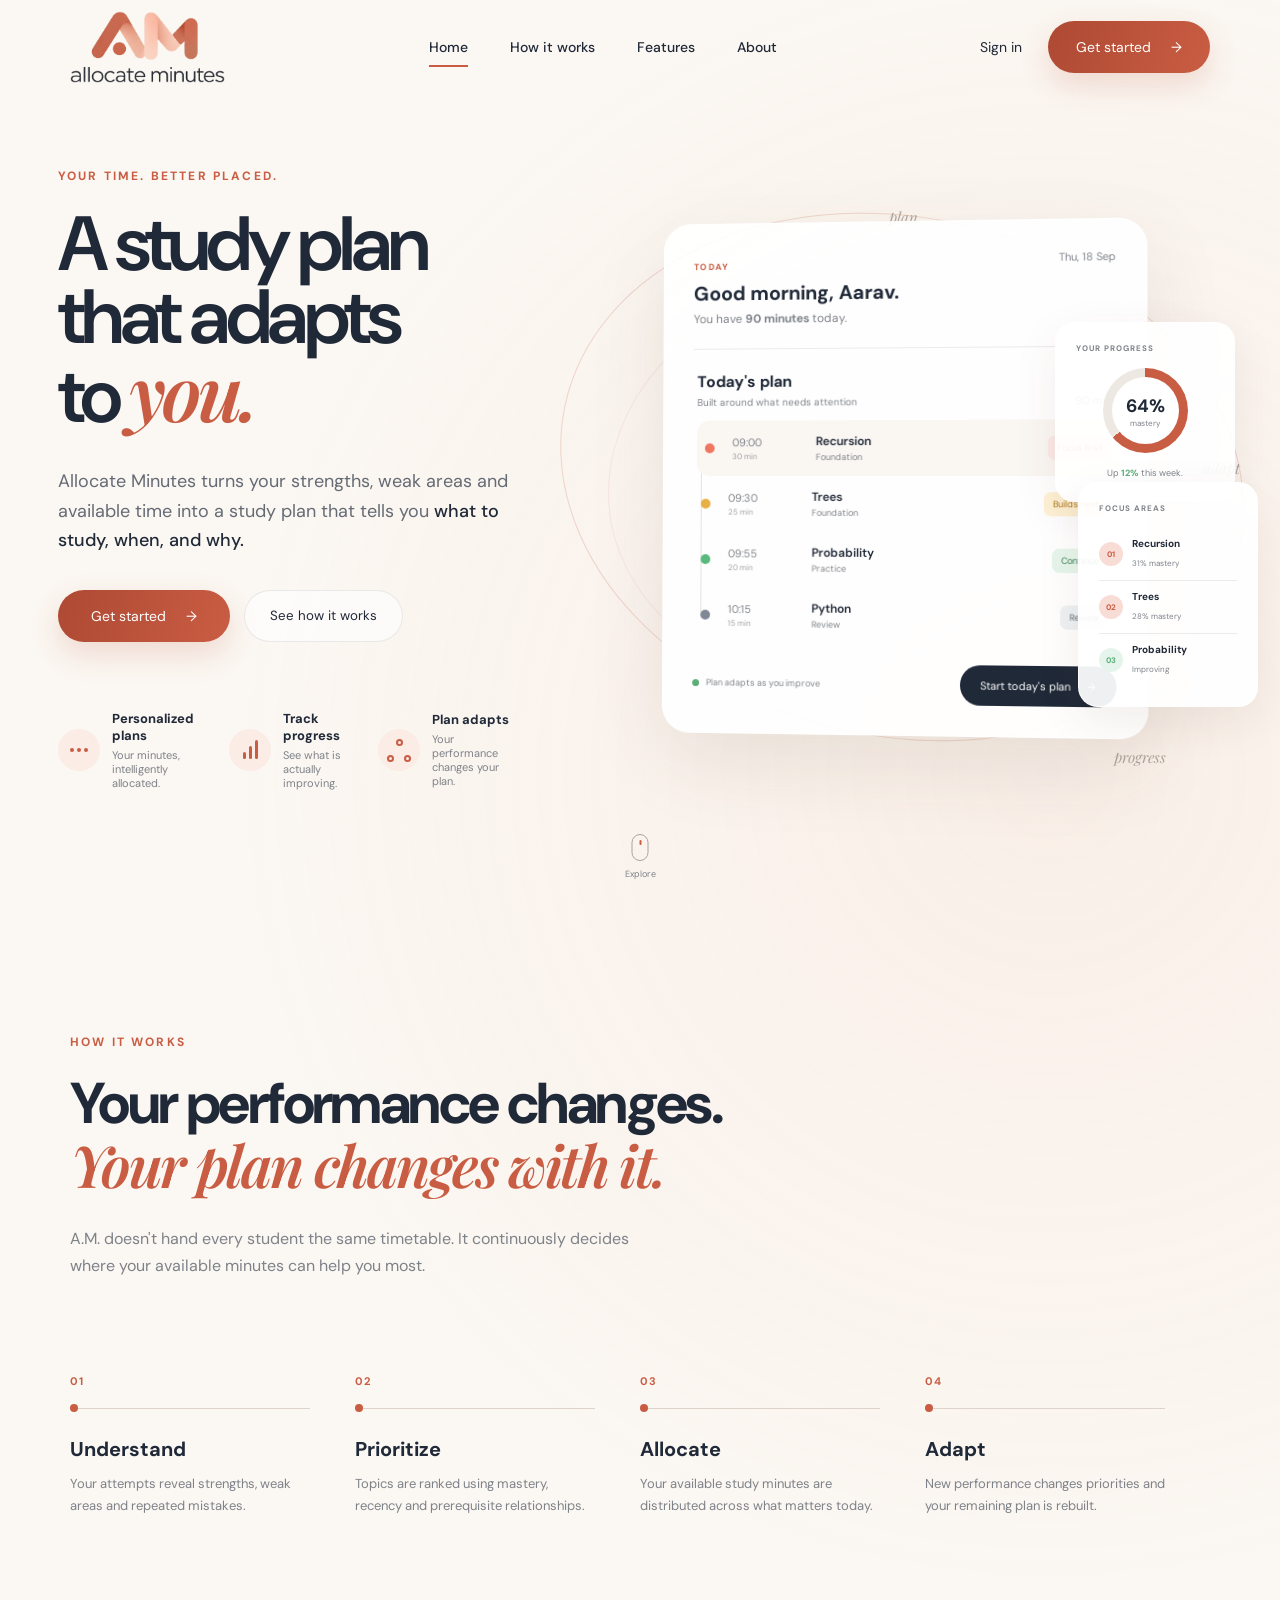
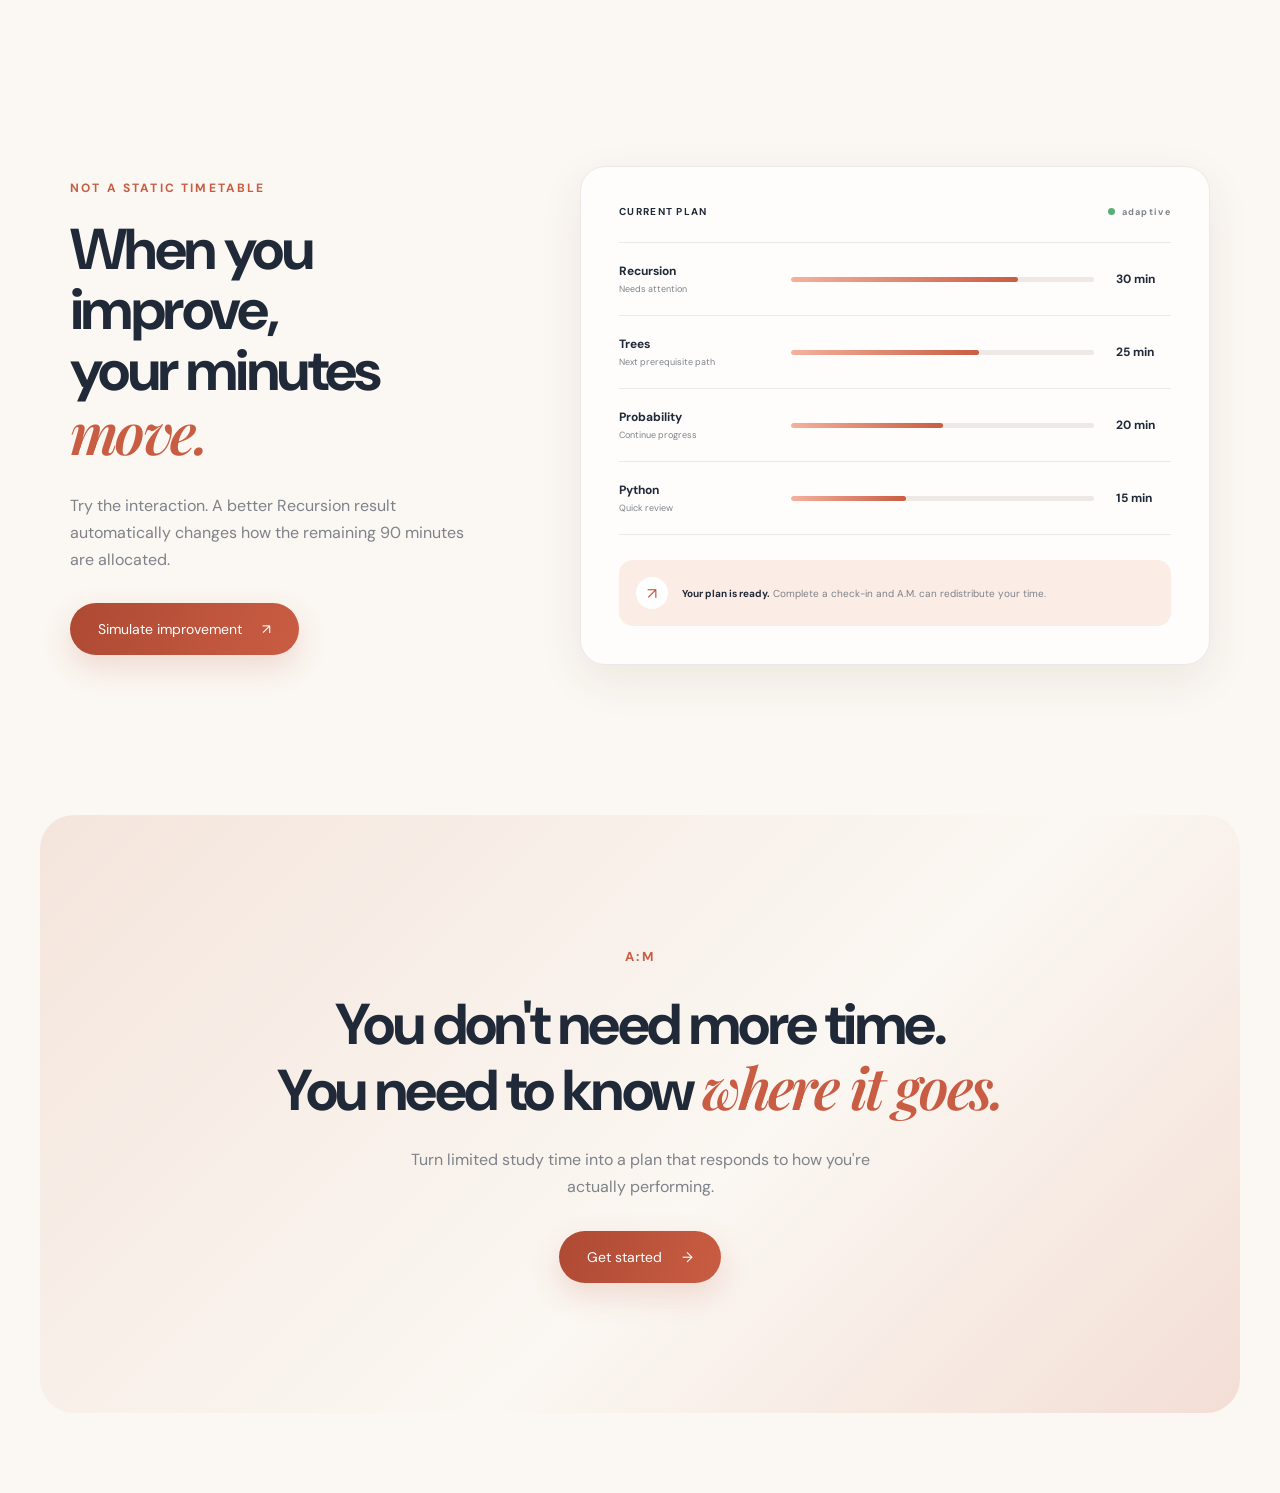
<file: frontend/index.html>
<!DOCTYPE html>
<html lang="en">
<head>
    <meta charset="UTF-8">
    <meta name="viewport" content="width=device-width, initial-scale=1.0">

    <title>A.M. | Allocate Minutes</title>

    <link rel="preconnect" href="https://fonts.googleapis.com">
    <link rel="preconnect" href="https://fonts.gstatic.com" crossorigin>

    <link href="https://fonts.googleapis.com/css2?family=DM+Sans:wght@400;500;600;700&family=Playfair+Display:ital,wght@1,600&display=swap"
          rel="stylesheet">

    <link rel="stylesheet" href="landing.css">
</head>

<body>

    <!-- ================= NAVBAR ================= -->

    <header class="navbar">

        <a href="#home" class="brand">
            <img src="logo.png" alt="A.M. Allocate Minutes" class="brand-logo">
        </a>

        <nav class="nav-links">
            <a href="#home" class="nav-link active">Home</a>
            <a href="#how" class="nav-link">How it works</a>
            <a href="#features" class="nav-link">Features</a>
            <a href="#about" class="nav-link">About</a>
        </nav>

        <div class="nav-actions">
            <button class="text-button" id="signInButton">Sign in</button>

            <a href="planner.html" class="primary-button">
                Get started
                <span>→</span>
            </a>
        </div>

        <button class="menu-button" id="menuButton" aria-label="Open menu">
            <span></span>
            <span></span>
        </button>

    </header>


    <!-- ================= HERO ================= -->

    <main>

        <section class="hero section" id="home">

            <div class="hero-copy">

                <div class="eyebrow">
                    YOUR TIME. BETTER PLACED.
                </div>

                <h1>
                    A study plan<br>
                    that adapts<br>
                    to <em>you.</em>
                </h1>

                <p class="hero-description">
                    Allocate Minutes turns your strengths, weak areas and
                    available time into a study plan that tells you
                    <strong>what to study, when, and why.</strong>
                </p>

                <div class="hero-actions">

                    <a href="planner.html" class="primary-button hero-button">
                        Get started
                        <span>→</span>
                    </a>

                    <button class="secondary-button" id="seeHowButton">
                        See how it works
                    </button>

                </div>


                <div class="hero-benefits">

                    <div class="benefit">
                        <div class="benefit-icon">
                            <span></span>
                            <span></span>
                            <span></span>
                        </div>

                        <div>
                            <strong>Personalized plans</strong>
                            <p>Your minutes, intelligently allocated.</p>
                        </div>
                    </div>


                    <div class="benefit">
                        <div class="benefit-icon bars">
                            <span></span>
                            <span></span>
                            <span></span>
                        </div>

                        <div>
                            <strong>Track progress</strong>
                            <p>See what is actually improving.</p>
                        </div>
                    </div>


                    <div class="benefit">
                        <div class="benefit-icon nodes">
                            <i></i>
                            <i></i>
                            <i></i>
                        </div>

                        <div>
                            <strong>Plan adapts</strong>
                            <p>Your performance changes your plan.</p>
                        </div>
                    </div>

                </div>

            </div>


            <!-- ============= INTERACTIVE PRODUCT PREVIEW ============= -->

            <div class="product-area">

                <div class="orbit orbit-one"></div>
                <div class="orbit orbit-two"></div>

                <span class="orbit-label label-plan">plan</span>
                <span class="orbit-label label-adapt">adapt</span>
                <span class="orbit-label label-progress">progress</span>


                <!-- Main planner -->

                <article class="planner-card floating-card">

                    <div class="planner-header">

                        <div>
                            <span class="tiny-label">TODAY</span>
                            <h3>Good morning, Aarav.</h3>
                            <p>You have <strong>90 minutes</strong> today.</p>
                        </div>

                        <span class="date">Thu, 18 Sep</span>

                    </div>


                    <div class="plan-heading">

                        <div>
                            <span>Today's plan</span>
                            <small>Built around what needs attention</small>
                        </div>

                        <span class="minutes">
                            90 min
                        </span>

                    </div>


                    <div class="timeline" id="timeline">

                        <button class="plan-row active-plan"
                                data-topic="Recursion"
                                data-reason="Your recent accuracy is 28%, so this needs attention first.">

                            <span class="timeline-dot coral"></span>

                            <span class="plan-time">
                                09:00
                                <small>30 min</small>
                            </span>

                            <span class="plan-topic">
                                Recursion
                                <small>Foundation</small>
                            </span>

                            <span class="priority urgent">
                                Focus first
                            </span>

                        </button>


                        <button class="plan-row"
                                data-topic="Trees"
                                data-reason="Trees follows Recursion because Recursion is currently a weak prerequisite.">

                            <span class="timeline-dot amber"></span>

                            <span class="plan-time">
                                09:30
                                <small>25 min</small>
                            </span>

                            <span class="plan-topic">
                                Trees
                                <small>Foundation</small>
                            </span>

                            <span class="priority next">
                                Builds next
                            </span>

                        </button>


                        <button class="plan-row"
                                data-topic="Probability"
                                data-reason="Your recent performance is improving, so this stays in the plan with less time.">

                            <span class="timeline-dot green"></span>

                            <span class="plan-time">
                                09:55
                                <small>20 min</small>
                            </span>

                            <span class="plan-topic">
                                Probability
                                <small>Practice</small>
                            </span>

                            <span class="priority steady">
                                Continue
                            </span>

                        </button>


                        <button class="plan-row"
                                data-topic="Python"
                                data-reason="You're currently performing well here, so only a short review is scheduled.">

                            <span class="timeline-dot navy"></span>

                            <span class="plan-time">
                                10:15
                                <small>15 min</small>
                            </span>

                            <span class="plan-topic">
                                Python
                                <small>Review</small>
                            </span>

                            <span class="priority review">
                                Review
                            </span>

                        </button>

                    </div>


                    <!-- Why panel -->

                    <div class="reason-box" id="reasonBox">

                        <div class="reason-top">
                            <span>WHY THIS?</span>
                            <button id="closeReason">×</button>
                        </div>

                        <strong id="reasonTitle">Recursion comes first.</strong>

                        <p id="reasonText">
                            Your recent accuracy is 28%, so this needs
                            attention first.
                        </p>

                    </div>


                    <div class="planner-bottom">

                        <div class="allocation">
                            <span class="pulse"></span>
                            Plan adapts as you improve
                        </div>

                        <button class="dark-button" id="startPlanButton">
                            Start today's plan
                            <span>→</span>
                        </button>

                    </div>

                </article>


                <!-- Progress mini card -->

                <article class="mini-card progress-card">

                    <span class="mini-title">YOUR PROGRESS</span>

                    <div class="progress-circle" id="progressCircle">
                        <div>
                            <strong id="progressNumber">0%</strong>
                            <span>mastery</span>
                        </div>
                    </div>

                    <p>
                        Up <strong>12%</strong> this week.
                    </p>

                </article>


                <!-- Focus card -->

                <article class="mini-card focus-card">

                    <span class="mini-title">FOCUS AREAS</span>

                    <div class="focus-item">
                        <span class="focus-number">01</span>
                        <div>
                            <strong>Recursion</strong>
                            <small>31% mastery</small>
                        </div>
                    </div>

                    <div class="focus-item">
                        <span class="focus-number">02</span>
                        <div>
                            <strong>Trees</strong>
                            <small>28% mastery</small>
                        </div>
                    </div>

                    <div class="focus-item">
                        <span class="focus-number muted">03</span>
                        <div>
                            <strong>Probability</strong>
                            <small>Improving</small>
                        </div>
                    </div>

                </article>

            </div>


            <button class="scroll-hint" id="scrollHint">
                <span class="mouse">
                    <i></i>
                </span>
                Explore
            </button>

        </section>


        <!-- ================= HOW IT WORKS ================= -->

        <section class="how-section section" id="how">

            <div class="section-heading">

                <span class="eyebrow">HOW IT WORKS</span>

                <h2>
                    Your performance changes.<br>
                    <em>Your plan changes with it.</em>
                </h2>

                <p>
                    A.M. doesn't hand every student the same timetable.
                    It continuously decides where your available minutes
                    can help you most.
                </p>

            </div>


            <div class="process-line">

                <article class="process-step">
                    <span class="step-number">01</span>
                    <div class="step-line"></div>
                    <h3>Understand</h3>
                    <p>
                        Your attempts reveal strengths, weak areas and
                        repeated mistakes.
                    </p>
                </article>

                <article class="process-step">
                    <span class="step-number">02</span>
                    <div class="step-line"></div>
                    <h3>Prioritize</h3>
                    <p>
                        Topics are ranked using mastery, recency and
                        prerequisite relationships.
                    </p>
                </article>

                <article class="process-step">
                    <span class="step-number">03</span>
                    <div class="step-line"></div>
                    <h3>Allocate</h3>
                    <p>
                        Your available study minutes are distributed
                        across what matters today.
                    </p>
                </article>

                <article class="process-step">
                    <span class="step-number">04</span>
                    <div class="step-line"></div>
                    <h3>Adapt</h3>
                    <p>
                        New performance changes priorities and your
                        remaining plan is rebuilt.
                    </p>
                </article>

            </div>

        </section>


        <!-- ================= ADAPTATION DEMO ================= -->

        <section class="adapt-section section" id="features">

            <div class="adapt-copy">

                <span class="eyebrow">NOT A STATIC TIMETABLE</span>

                <h2>
                    When you improve,<br>
                    your minutes <em>move.</em>
                </h2>

                <p>
                    Try the interaction. A better Recursion result
                    automatically changes how the remaining 90 minutes
                    are allocated.
                </p>

                <button class="primary-button" id="adaptButton">
                    Simulate improvement
                    <span>↗</span>
                </button>

            </div>


            <div class="comparison">

                <div class="comparison-header">
                    <span id="comparisonLabel">CURRENT PLAN</span>

                    <span class="live-indicator">
                        <i></i>
                        adaptive
                    </span>
                </div>


                <div class="allocation-row">
                    <div>
                        <strong>Recursion</strong>
                        <small id="recursionReason">
                            Needs attention
                        </small>
                    </div>

                    <div class="allocation-bar">
                        <span id="recursionBar" style="width: 75%"></span>
                    </div>

                    <strong id="recursionMinutes">30 min</strong>
                </div>


                <div class="allocation-row">
                    <div>
                        <strong>Trees</strong>
                        <small>
                            Next prerequisite path
                        </small>
                    </div>

                    <div class="allocation-bar">
                        <span id="treesBar" style="width: 62%"></span>
                    </div>

                    <strong id="treesMinutes">25 min</strong>
                </div>


                <div class="allocation-row">
                    <div>
                        <strong>Probability</strong>
                        <small>
                            Continue progress
                        </small>
                    </div>

                    <div class="allocation-bar">
                        <span id="probabilityBar" style="width: 50%"></span>
                    </div>

                    <strong id="probabilityMinutes">20 min</strong>
                </div>


                <div class="allocation-row">
                    <div>
                        <strong>Python</strong>
                        <small>
                            Quick review
                        </small>
                    </div>

                    <div class="allocation-bar">
                        <span id="pythonBar" style="width: 38%"></span>
                    </div>

                    <strong id="pythonMinutes">15 min</strong>
                </div>


                <div class="adapt-message" id="adaptMessage">

                    <span>↗</span>

                    <p>
                        <strong>Your plan is ready.</strong>
                        Complete a check-in and A.M. can redistribute
                        your time.
                    </p>

                </div>

            </div>

        </section>


        <!-- ================= ABOUT / FINAL CTA ================= -->

        <section class="final-section section" id="about">

            <span class="small-logo">A:M</span>

            <h2>
                You don't need more time.<br>
                You need to know <em>where it goes.</em>
            </h2>

            <p>
                Turn limited study time into a plan that responds
                to how you're actually performing.
            </p>

            <a href="planner.html" class="primary-button final-button">
                Get started
                <span>→</span>
            </a>

        </section>

    </main>


    <!-- ================= GET STARTED MODAL ================= -->

    <div class="modal-overlay" id="modalOverlay">

        <div class="modal">

            <button class="modal-close" id="modalClose">×</button>

            <span class="eyebrow">BUILD TODAY'S PLAN</span>

            <h2>How much time do you have?</h2>

            <p>
                Choose your available time and we'll build a sample plan.
            </p>

            <div class="time-options">

                <button data-time="30">30 min</button>
                <button data-time="60">60 min</button>
                <button class="selected" data-time="90">90 min</button>
                <button data-time="120">2 hours</button>

            </div>

            <div class="modal-plan">

                <div>
                    <span>Recursion</span>
                    <strong id="modalRecursion">30 min</strong>
                </div>

                <div>
                    <span>Trees</span>
                    <strong id="modalTrees">25 min</strong>
                </div>

                <div>
                    <span>Probability</span>
                    <strong id="modalProbability">20 min</strong>
                </div>

                <div>
                    <span>Python</span>
                    <strong id="modalPython">15 min</strong>
                </div>

            </div>

            <a href="planner.html" class="primary-button modal-action">
                Get started
                <span>→</span>
            </a>

        </div>

    </div>


    <script src="auth.js"></script>
    <script src="script.js"></script>



    
</body>
</html>
</file>
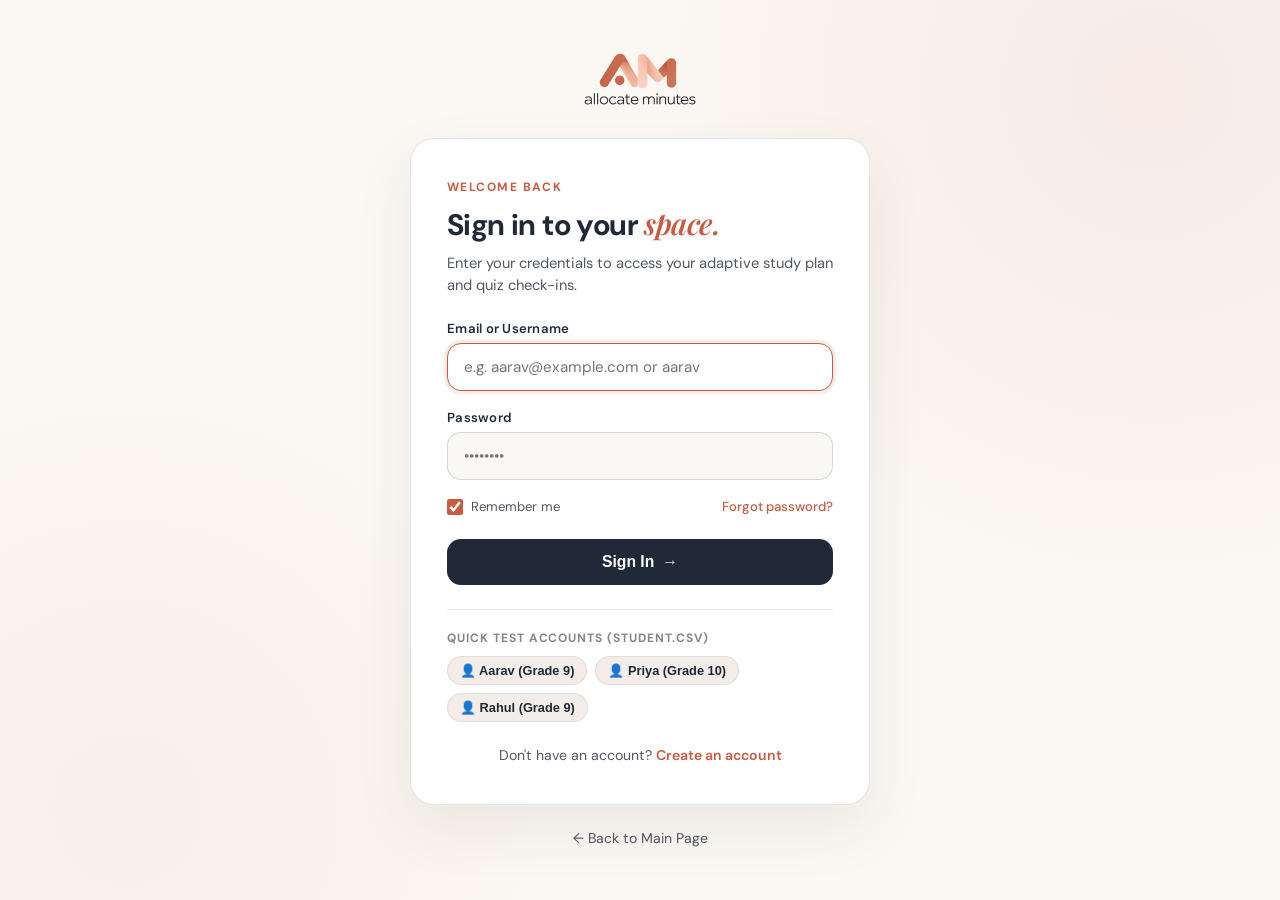
<file: frontend/login.html>
<!DOCTYPE html>
<html lang="en">
<head>
  <meta charset="UTF-8">
  <meta name="viewport" content="width=device-width, initial-scale=1.0">
  <title>Sign In · Allocate Minutes</title>
  <link rel="preconnect" href="https://fonts.googleapis.com">
  <link rel="preconnect" href="https://fonts.gstatic.com" crossorigin>
  <link href="https://fonts.googleapis.com/css2?family=DM+Sans:wght@400;500;600;700&family=Playfair+Display:ital,wght@1,600&display=swap" rel="stylesheet">
  <link rel="stylesheet" href="auth.css">
</head>
<body>

  <header class="auth-header">
    <a href="index.html">
      <img src="logo.png" alt="Allocate Minutes" class="auth-logo">
    </a>
  </header>

  <main class="auth-card">
    <span class="auth-card__eyebrow">WELCOME BACK</span>
    <h1 class="auth-card__title">Sign in to your <em>space.</em></h1>
    <p class="auth-card__subtitle">Enter your credentials to access your adaptive study plan and quiz check-ins.</p>

    <div id="authBanner" class="auth-banner"></div>

    <form id="loginForm" class="auth-form" onsubmit="handleLogin(event)">
      <div class="form-group">
        <label for="identifier">Email or Username</label>
        <input type="text" id="identifier" name="identifier" placeholder="e.g. aarav@example.com or aarav" required autofocus>
      </div>

      <div class="form-group">
        <label for="password">Password</label>
        <input type="password" id="password" name="password" placeholder="••••••••" required>
      </div>

      <div class="form-row">
        <label class="form-checkbox">
          <input type="checkbox" id="rememberMe" checked>
          <span>Remember me</span>
        </label>
        <a href="#" class="forgot-link" onclick="alert('Demo notice: You can use password: password123 or select a demo account below.'); return false;">Forgot password?</a>
      </div>

      <button type="submit" class="auth-btn" id="submitBtn">
        <span>Sign In</span>
        <span>→</span>
      </button>
    </form>

    <div class="quick-demo">
      <span class="quick-demo__title">Quick Test Accounts (student.csv)</span>
      <div class="quick-chips">
        <button type="button" class="quick-chip" onclick="fillDemo('aarav@example.com', 'password123')">
          👤 Aarav (Grade 9)
        </button>
        <button type="button" class="quick-chip" onclick="fillDemo('priya@example.com', 'pass456')">
          👤 Priya (Grade 10)
        </button>
        <button type="button" class="quick-chip" onclick="fillDemo('rahul@example.com', 'student123')">
          👤 Rahul (Grade 9)
        </button>
      </div>
    </div>

    <div class="auth-footer">
      Don't have an account? <a href="signup.html">Create an account</a>
    </div>
  </main>

  <div class="return-home">
    <a href="index.html">← Back to Main Page</a>
  </div>

  <script src="auth.js"></script>
  <script>
    function fillDemo(email, pass) {
      document.getElementById('identifier').value = email;
      document.getElementById('password').value = pass;
      showBanner('', '');
    }

    function showBanner(msg, type) {
      const b = document.getElementById('authBanner');
      if (!msg) {
        b.className = 'auth-banner';
        b.textContent = '';
        b.style.display = 'none';
        return;
      }
      b.textContent = msg;
      b.className = `auth-banner ${type}`;
      b.style.display = 'block';
    }

    async function handleLogin(e) {
      e.preventDefault();
      const identifier = document.getElementById('identifier').value.trim();
      const password = document.getElementById('password').value.trim();
      const btn = document.getElementById('submitBtn');

      btn.disabled = true;
      btn.innerHTML = '<span>Verifying...</span>';
      showBanner('', '');

      try {
        const result = await authenticateUser(identifier, password);
        if (result.success) {
          showBanner(`Welcome back, ${result.user.name}! Redirecting to Dashboard...`, 'success');
          setTimeout(() => {
            window.location.href = 'planner.html';
          }, 800);
        } else {
          showBanner(result.message || 'Invalid credentials. Please try again.', 'error');
          btn.disabled = false;
          btn.innerHTML = '<span>Sign In</span> <span>→</span>';
        }
      } catch (err) {
        showBanner('An unexpected error occurred. Please try again.', 'error');
        btn.disabled = false;
        btn.innerHTML = '<span>Sign In</span> <span>→</span>';
      }
    }
  </script>
</body>
</html>
</file>
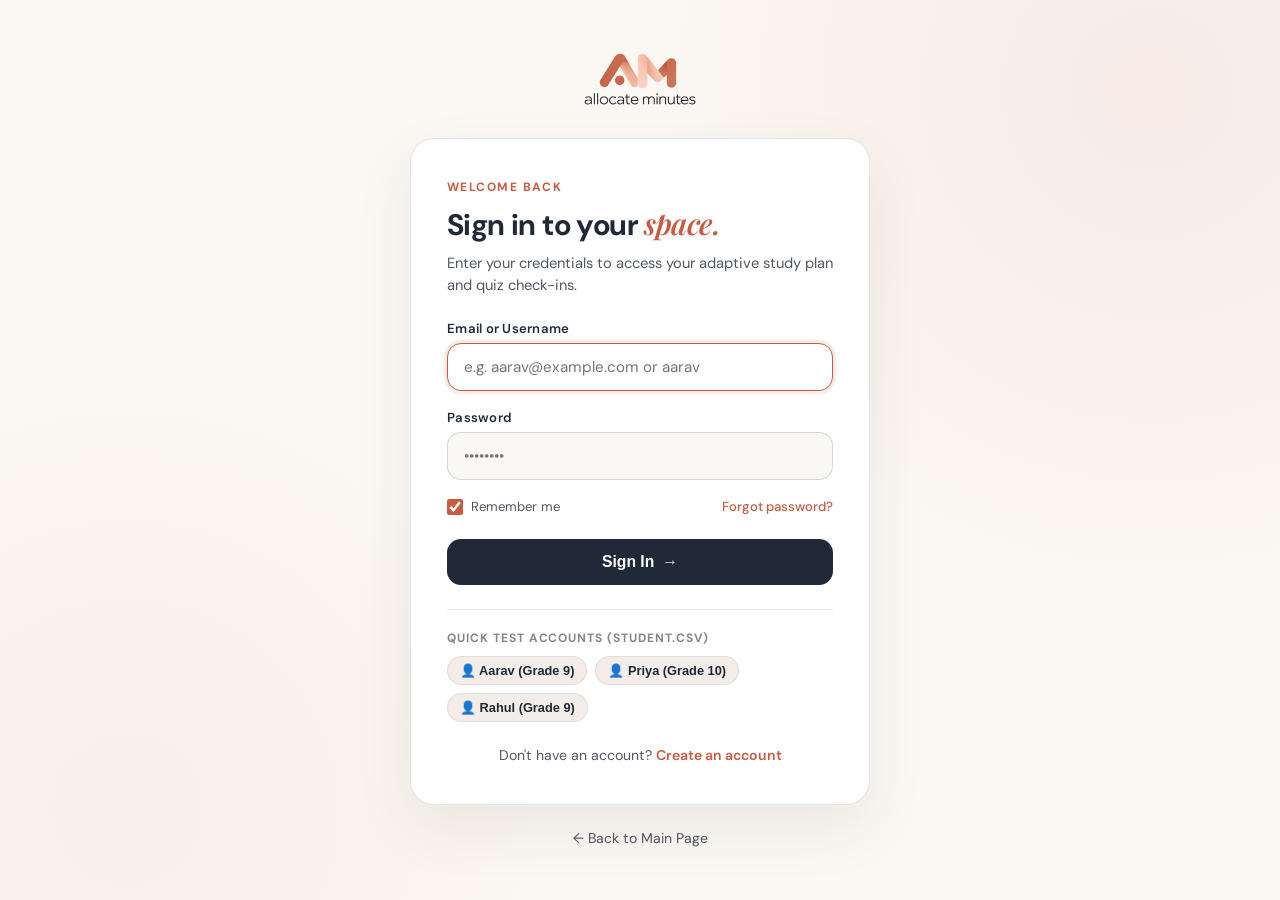
<file: frontend/plan.html>
<!DOCTYPE html>
<html lang="en">
<head>
<meta charset="UTF-8">
<meta name="viewport" content="width=device-width, initial-scale=1.0">
<title>Study Plan · Allocate Minutes</title>
<link rel="stylesheet" href="style.css">
</head>
<body>

  <!-- ============ Nav (placeholder — swap for P4's real dashboard header) ============ -->
  <nav class="app-nav">
    <div class="app-nav__brand">
      <img src="logo.png" alt="Allocate Minutes" class="app-nav__logo">
    </div>
    <div class="app-nav__links">
      <a href="planner.html">Dashboard</a>
      <a href="plan.html" class="active">Study Plan</a>
      <a href="quiz.html">Quiz</a>
    </div>
    <div class="app-nav__student">
      <div class="app-nav__avatar">A</div>
      <div>
        <div class="app-nav__student-name" id="student-name">—</div>
        <div class="app-nav__student-meta">Grade 9</div>
      </div>
    </div>
  </nav>

  <main class="app-container">
    <p class="page-eyebrow">Today's Plan</p>
    <h1 class="page-title">Your personalized study plan</h1>
    <p class="page-subtitle">Built from your recent quiz results — work through these in order for the best results.</p>

    <!-- ============ Summary card ============ -->
    <div class="card" style="margin-bottom: 24px;">
      <div class="plan-summary">
        <div class="plan-summary__stat">
          <div class="plan-summary__value" id="total-time">—</div>
          <div class="plan-summary__label">Recommended today</div>
        </div>
        <div class="plan-summary__stat">
          <div class="plan-summary__value" id="topic-count">—</div>
          <div class="plan-summary__label">Topics in plan</div>
        </div>
        <div class="plan-summary__stat">
          <div class="plan-summary__value" id="done-count">—</div>
          <div class="plan-summary__label">Completed today</div>
        </div>
      </div>
    </div>

    <!-- ============ Plan items (rendered by plan.js) ============ -->
    <div id="plan-list"></div>
  </main>

  <script src="auth.js"></script>
  <script src="plan.js"></script>
</body>
</html>
</file>
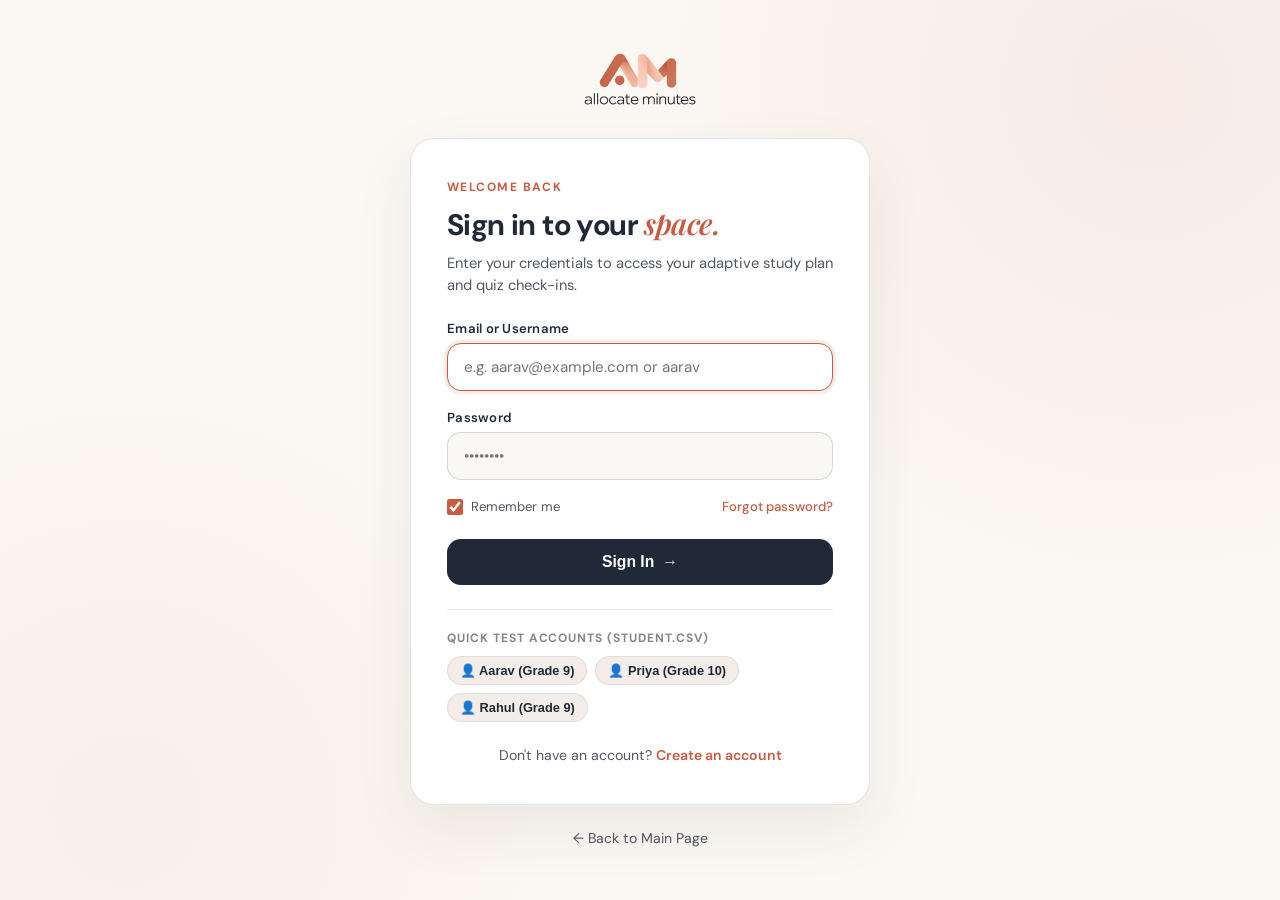
<file: frontend/planner.html>
<!DOCTYPE html>
<html lang="en">

<head>
    <meta charset="UTF-8">
    <meta name="viewport" content="width=device-width, initial-scale=1.0">

    <title>A.M. | Dashboard</title>

    <link rel="preconnect" href="https://fonts.googleapis.com">
    <link rel="preconnect" href="https://fonts.gstatic.com" crossorigin>

    <link href="https://fonts.googleapis.com/css2?family=DM+Sans:wght@400;500;600;700&family=Playfair+Display:ital,wght@1,600&display=swap"
          rel="stylesheet">

    <link rel="stylesheet" href="planner.css">
</head>

<body>

<!-- =========================================================
     HEADER
========================================================= -->

<header class="topbar">

    <a href="index.html" class="brand">
        <img src="logo.png" alt="Allocate Minutes">
    </a>

    <div class="header-right">

        <div class="date">
            <span>TODAY</span>
            <strong>18 SEP · THURSDAY</strong>
        </div>

        <div class="profile">
            <span>Aarav</span>
            <div>A</div>
        </div>

    </div>

</header>


<main class="dashboard">


    <!-- =====================================================
         WELCOME
    ====================================================== -->

    <section class="welcome">

        <div>

            <span class="eyebrow">YOUR STUDY SPACE</span>

            <h1>
                Good morning, <em>Aarav.</em>
            </h1>

            <p>
                You have <strong>90 minutes</strong> today.
                Here's where they can make the most difference.
            </p>

        </div>


        <div class="today-time">

            <span>AVAILABLE TODAY</span>

            <div>
                <strong>90</strong>
                <small>MIN</small>
            </div>

        </div>

    </section>



    <!-- =====================================================
         MAIN DASHBOARD GRID
    ====================================================== -->

    <section class="main-grid">


        <!-- =================================================
             TODAY'S PLAN
        ================================================== -->

        <div class="panel plan-panel">

            <div class="panel-heading">

                <div>
                    <span class="eyebrow">TODAY'S ALLOCATION</span>
                    <h2>Your 90 minutes.</h2>
                </div>

                <div class="plan-end">
                    DONE BY
                    <strong>10:30</strong>
                </div>

            </div>


            <div class="timeline">


                <!-- RECURSION -->

                <div class="timeline-item active"
                     data-topic="recursion">

                    <div class="timeline-time">
                        <strong>09:00</strong>
                        <span>30 min</span>
                    </div>

                    <div class="timeline-track">
                        <i class="dot coral"></i>
                    </div>

                    <div class="timeline-info">

                        <div class="topic-heading">

                            <div>
                                <span>DSA</span>
                                <h3>Recursion</h3>
                            </div>

                            <span class="tag focus">
                                FOCUS FIRST
                            </span>

                        </div>

                        <p>
                            Repeated base-case errors need attention.
                        </p>

                        <div class="mastery">

                            <div>
                                <span style="width:31%"></span>
                            </div>

                            <strong>31%</strong>

                        </div>

                    </div>

                </div>


                <!-- TREES -->

                <div class="timeline-item"
                     data-topic="trees">

                    <div class="timeline-time">
                        <strong>09:30</strong>
                        <span>25 min</span>
                    </div>

                    <div class="timeline-track">
                        <i class="dot amber"></i>
                    </div>

                    <div class="timeline-info">

                        <div class="topic-heading">

                            <div>
                                <span>DSA</span>
                                <h3>Trees</h3>
                            </div>

                            <span class="tag next">
                                BUILDS NEXT
                            </span>

                        </div>

                        <p>
                            Weak mastery and linked to Recursion.
                        </p>

                        <div class="mastery">

                            <div>
                                <span style="width:28%"></span>
                            </div>

                            <strong>28%</strong>

                        </div>

                    </div>

                </div>


                <!-- PROBABILITY -->

                <div class="timeline-item"
                     data-topic="probability">

                    <div class="timeline-time">
                        <strong>09:55</strong>
                        <span>20 min</span>
                    </div>

                    <div class="timeline-track">
                        <i class="dot green"></i>
                    </div>

                    <div class="timeline-info">

                        <div class="topic-heading">

                            <div>
                                <span>MATHEMATICS</span>
                                <h3>Probability</h3>
                            </div>

                            <span class="tag steady">
                                KEEP GOING
                            </span>

                        </div>

                        <p>
                            Improving steadily. Keep the momentum.
                        </p>

                        <div class="mastery">

                            <div>
                                <span style="width:54%"></span>
                            </div>

                            <strong>54%</strong>

                        </div>

                    </div>

                </div>


                <!-- PYTHON -->

                <div class="timeline-item"
                     data-topic="python">

                    <div class="timeline-time">
                        <strong>10:15</strong>
                        <span>15 min</span>
                    </div>

                    <div class="timeline-track last">
                        <i class="dot navy"></i>
                    </div>

                    <div class="timeline-info">

                        <div class="topic-heading">

                            <div>
                                <span>PYTHON</span>
                                <h3>Quick Review</h3>
                            </div>

                            <span class="tag review">
                                REVIEW
                            </span>

                        </div>

                        <p>
                            Stronger area. A short review is enough.
                        </p>

                        <div class="mastery">

                            <div>
                                <span style="width:72%"></span>
                            </div>

                            <strong>72%</strong>

                        </div>

                    </div>

                </div>

            </div>

        </div>



        <!-- =================================================
             RIGHT COLUMN
        ================================================== -->

        <div class="right-column">


            <!-- NEEDS ATTENTION -->

            <div class="panel attention-panel">

                <div class="panel-heading small">

                    <div>
                        <span class="eyebrow">NEEDS ATTENTION</span>
                        <h2>Priority areas</h2>
                    </div>

                    <span class="count">3</span>

                </div>


                <div class="priority-list">


                    <div class="priority-item">

                        <span class="number">01</span>

                        <div>
                            <strong>Recursion</strong>
                            <small>3 repeated base-case errors</small>
                        </div>

                        <strong class="score">31%</strong>

                    </div>


                    <div class="priority-item">

                        <span class="number">02</span>

                        <div>
                            <strong>Trees</strong>
                            <small>Weak prerequisite detected</small>
                        </div>

                        <strong class="score">28%</strong>

                    </div>


                    <div class="priority-item">

                        <span class="number">03</span>

                        <div>
                            <strong>Probability</strong>
                            <small>Improving, needs consistency</small>
                        </div>

                        <strong class="score">54%</strong>

                    </div>


                </div>

            </div>



            <!-- ADAPTIVE QUIZ -->

            <div class="quiz-panel">

                <div class="quiz-top">

                    <span class="quiz-pulse"></span>

                    <span>READY FOR YOU</span>

                </div>


                <h2>
                    A quick check can make
                    tomorrow's plan <em>smarter.</em>
                </h2>


                <p>
                    Your quiz adapts to your current weak areas
                    and recommended difficulty.
                </p>


                <div class="quiz-meta">

                    <div>
                        <span>QUESTIONS</span>
                        <strong>5</strong>
                    </div>

                    <div>
                        <span>FOCUS</span>
                        <strong>Recursion</strong>
                    </div>

                    <div>
                        <span>LEVEL</span>
                        <strong>Easy</strong>
                    </div>

                </div>


                <!-- ONLY MAIN BUTTON -->

                <button id="adaptiveQuizButton"
                        class="quiz-button">

                    <span>
                        Take adaptive quiz
                    </span>

                    <i>→</i>

                </button>

            </div>

        </div>

    </section>



    <!-- =====================================================
         WHY THIS PLAN
    ====================================================== -->

    <section class="reason-section">

        <div class="reason-intro">

            <span class="eyebrow">WHY THIS PLAN?</span>

            <h2 id="reasonTitle">
                Recursion comes first.
            </h2>

            <p id="reasonText">
                Your recent accuracy has fallen to 28% and
                you've repeated the same base-case mistake
                three times.
            </p>

        </div>


        <div class="reason-signals">

            <div>
                <span>MASTERY</span>
                <strong id="reasonMastery">31%</strong>
            </div>

            <div>
                <span>RECENT ACCURACY</span>
                <strong id="reasonAccuracy">28%</strong>
            </div>

            <div>
                <span>REPEATED ERRORS</span>
                <strong id="reasonErrors">3</strong>
            </div>

        </div>


        <div class="concept-path">

            <span>CONCEPT CONNECTION</span>

            <div>

                <span>Functions</span>

                <i></i>

                <strong>Recursion</strong>

                <i></i>

                <span>Trees</span>

            </div>

        </div>

    </section>





    <!-- =====================================================
         CONCEPT CONNECTION MAP
    ====================================================== -->

    <section class="concept-map-section panel" id="conceptMapSection">
        <div class="concept-map-copy">
            <span class="eyebrow">CONCEPT CONNECTION MAP</span>
            <h2>See how your learning connects.</h2>
            <p>Weak concepts rarely live alone. This map shows the prerequisite path around your current focus so you know what unlocks what next.</p>
            <div class="map-legend">
                <span><i class="legend-dot mastered"></i> Strong</span>
                <span><i class="legend-dot focus-dot"></i> Current focus</span>
                <span><i class="legend-dot next-dot"></i> Builds next</span>
            </div>
        </div>

        <div class="concept-map" aria-label="Concept connection map">
            <svg class="map-lines" viewBox="0 0 700 330" preserveAspectRatio="none" aria-hidden="true">
                <path d="M90 165 C155 165 155 85 230 85" />
                <path d="M90 165 C155 165 155 245 230 245" />
                <path d="M290 85 C355 85 350 165 410 165" />
                <path d="M290 245 C355 245 350 165 410 165" />
                <path d="M475 165 C535 165 535 85 610 85" />
                <path d="M475 165 C535 165 535 245 610 245" />
            </svg>

            <div class="map-node strong-node node-functions">
                <small>FOUNDATION</small><strong>Functions</strong><span>72% mastery</span>
            </div>
            <div class="map-node support-node node-stack">
                <small>SUPPORT</small><strong>Call Stack</strong><span>58% mastery</span>
            </div>
            <div class="map-node support-node node-base">
                <small>SUPPORT</small><strong>Base Cases</strong><span>43% mastery</span>
            </div>
            <div class="map-node focus-node node-recursion">
                <span class="node-pulse"></span><small>FOCUS NOW</small><strong id="mapFocusTopic">Recursion</strong><span id="mapFocusMastery">31% mastery</span>
            </div>
            <div class="map-node next-node node-trees">
                <small>UNLOCKS</small><strong>Trees</strong><span>28% mastery</span>
            </div>
            <div class="map-node next-node node-dp">
                <small>UNLOCKS</small><strong>Dynamic Programming</strong><span>Next concept</span>
            </div>
        </div>
    </section>


    <!-- =====================================================
         PROGRESS ROW
    ====================================================== -->

    <section class="progress-grid">


        <!-- WEEK -->

        <div class="panel week-panel">

            <div class="panel-heading">

                <div>
                    <span class="eyebrow">YOUR WEEK</span>
                    <h2>Time invested</h2>
                </div>

                <strong class="week-total">
                    4h 45m
                </strong>

            </div>


            <div class="week-chart">


                <div class="day">

                    <span>MON</span>

                    <div class="bar">
                        <i style="height:50%"></i>
                    </div>

                    <strong>60</strong>

                </div>


                <div class="day">

                    <span>TUE</span>

                    <div class="bar">
                        <i style="height:75%"></i>
                    </div>

                    <strong>90</strong>

                </div>


                <div class="day">

                    <span>WED</span>

                    <div class="bar">
                        <i style="height:38%"></i>
                    </div>

                    <strong>45</strong>

                </div>


                <div class="day today">

                    <span>THU</span>

                    <div class="bar">
                        <i style="height:75%"></i>
                    </div>

                    <strong>90</strong>

                </div>


                <div class="day future">

                    <span>FRI</span>

                    <div class="bar">
                        <i></i>
                    </div>

                    <strong>·</strong>

                </div>


                <div class="day future">

                    <span>SAT</span>

                    <div class="bar">
                        <i></i>
                    </div>

                    <strong>·</strong>

                </div>


                <div class="day future">

                    <span>SUN</span>

                    <div class="bar">
                        <i></i>
                    </div>

                    <strong>·</strong>

                </div>


            </div>

        </div>



        <!-- MASTERY PROGRESS -->

        <div class="panel progress-panel">

            <span class="eyebrow">
                MASTERY MOVEMENT
            </span>

            <div class="movement-heading">

                <div>
                    <h2>Recursion</h2>

                    <p>
                        Your weakest area is moving.
                    </p>
                </div>

                <span class="positive">
                    +7
                </span>

            </div>


            <div class="movement">

                <div class="movement-number">

                    <span>MON</span>
                    <strong>24%</strong>

                </div>


                <div class="movement-line">

                    <i></i>
                    <span></span>
                    <i></i>

                </div>


                <div class="movement-number current">

                    <span>TODAY</span>
                    <strong>31%</strong>

                </div>

            </div>


            <div class="movement-note">

                <span>↗</span>

                <p>
                    7 point improvement this week.
                    Keep the concept in today's plan.
                </p>

            </div>

        </div>

    </section>



    <!-- =====================================================
         ADAPTIVE SYSTEM MESSAGE
    ====================================================== -->

    <section class="adaptive-note">

        <div class="adaptive-icon">
            AM
        </div>

        <div>

            <span>HOW A.M. ADAPTS</span>

            <h3>
                Your next quiz result changes what happens next.
            </h3>

            <p>
                If your Recursion performance improves, its
                mastery rises, priority can drop, difficulty can
                increase, and more of your next study block can
                move toward another weak concept.
            </p>

        </div>

        <div class="adapt-example">

            <div>
                <span>NOW</span>
                <strong>31%</strong>
            </div>

            <i>→</i>

            <div>
                <span>AFTER IMPROVEMENT</span>
                <strong>46%</strong>
            </div>

        </div>

    </section>


</main>



<!-- =========================================================
     QUIZ PREVIEW
     This opens from the ONLY button.
========================================================= -->

<div class="quiz-overlay"
     id="quizOverlay">

    <div class="quiz-modal">

        <div class="modal-header">

            <div>
                <span>ADAPTIVE QUIZ</span>
                <h2>Recursion check-in</h2>
            </div>

            <span class="modal-close"
                  id="closeQuiz">×</span>

        </div>


        <p>
            5 questions selected from your current
            weak area at an Easy starting difficulty.
        </p>


        <div class="modal-details">

            <div>
                <span>FOCUS</span>
                <strong>Recursion</strong>
            </div>

            <div>
                <span>QUESTIONS</span>
                <strong>5</strong>
            </div>

            <div>
                <span>STARTING LEVEL</span>
                <strong>Easy</strong>
            </div>

        </div>


        <div class="modal-message">
            Quiz interface will connect here with your
            adaptive question-selection logic.
        </div>

    </div>

</div>



<!-- =========================================================
     A.M. STUDY ASSISTANT
========================================================= -->
<div class="study-chat" id="studyChat">
    <button class="chat-launcher" id="chatLauncher" aria-label="Open study assistant">
        <span class="chat-spark">✦</span>
        <span class="chat-launcher-label">Ask A.M.</span>
    </button>

    <section class="chat-window" id="chatWindow" aria-hidden="true">
        <div class="chat-header">
            <div class="chat-avatar">AM</div>
            <div><strong>A.M. Study Assistant</strong><span><i></i> Here to help you study</span></div>
            <button id="closeChat" class="chat-close" aria-label="Close chat">×</button>
        </div>
        <div class="chat-messages" id="chatMessages">
            <div class="chat-message bot">
                <p>Hi! I can explain a weak concept, tell you why it is in your plan, or help you decide what to revise next.</p>
            </div>
        </div>
        <div class="chat-suggestions">
            <button data-chat-prompt="Why is my focus topic important?">Why this topic?</button>
            <button data-chat-prompt="Explain my weakest concept simply.">Explain simply</button>
            <button data-chat-prompt="What should I study next?">What next?</button>
        </div>
        <form class="chat-input-row" id="chatForm">
            <input id="chatInput" autocomplete="off" placeholder="Ask about your study plan..." />
            <button type="submit" aria-label="Send message">↑</button>
        </form>
    </section>
</div>

<script src="auth.js"></script>
<script src="planner.js"></script>

</body>

</html>
</file>
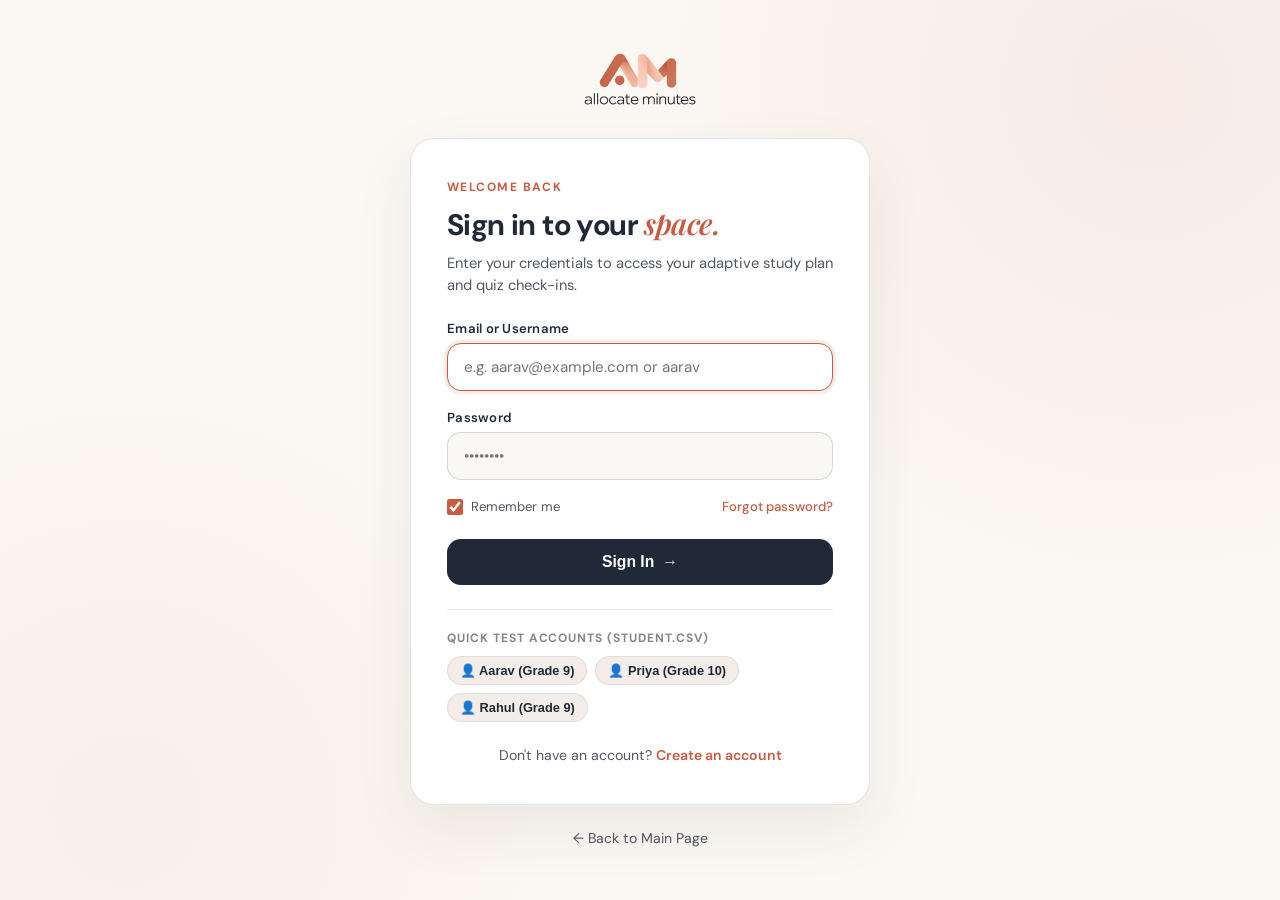
<file: frontend/quiz.html>
<!DOCTYPE html>
<html lang="en">
<head>
<meta charset="UTF-8">
<meta name="viewport" content="width=device-width, initial-scale=1.0">
<title>Quiz · Allocate Minutes</title>
<link rel="stylesheet" href="style.css">
</head>
<body>

  <!-- ============ Nav (placeholder — swap for P4's real dashboard header) ============ -->
  <nav class="app-nav">
    <div class="app-nav__brand">
      <img src="logo.png" alt="Allocate Minutes" class="app-nav__logo">
    </div>
    <div class="app-nav__links">
      <a href="planner.html">Dashboard</a>
      <a href="plan.html">Study Plan</a>
      <a href="quiz.html" class="active">Quiz</a>
    </div>
    <div class="app-nav__student">
      <div class="app-nav__avatar">A</div>
      <div>
        <div class="app-nav__student-name" id="student-name">—</div>
        <div class="app-nav__student-meta">Grade 9</div>
      </div>
    </div>
  </nav>

  <main class="app-container">
    <p class="page-eyebrow">Adaptive Quiz</p>
    <h1 class="page-title">Let's check your understanding</h1>
    <p class="page-subtitle">Questions adjust in difficulty as you go — just answer as best you can.</p>

    <!-- ============ Active quiz state ============ -->
    <section id="quiz-active">
      <div class="progress-row">
        <span id="question-number">Question 1 of 1</span>
      </div>
      <div class="progress-track" style="margin-bottom:24px;">
        <div class="progress-fill" id="progress-fill" style="width:0%;"></div>
      </div>

      <div class="card">
        <div class="quiz-meta">
          <span id="question-topic">Topic</span>
          <span class="badge badge-difficulty-easy" id="difficulty-badge">Easy</span>
        </div>

        <p class="quiz-question" id="question-text">Loading question…</p>

        <div class="quiz-options" id="quiz-options"></div>

        <div id="feedback-area"></div>

        <div class="quiz-actions">
          <button class="btn btn-primary" id="submit-btn" disabled onclick="submitAnswer()">Submit Answer</button>
          <button class="btn btn-primary" id="next-btn" style="display:none;" onclick="nextQuestion()">Next Question</button>
        </div>
      </div>
    </section>

    <!-- ============ Completion state ============ -->
    <section id="quiz-completion" style="display:none;">
      <div class="card" style="text-align:center;">
        <p class="page-eyebrow" style="text-align:center;">Quiz complete</p>
        <div class="completion-score" id="completion-score">0/0</div>
        <div class="completion-label" id="completion-pct">0% correct</div>

        <div style="display:flex; gap:12px; justify-content:center; margin-top:28px; flex-wrap:wrap;">
          <a class="btn btn-secondary" href="plan.html">Back to Study Plan</a>
          <button class="btn btn-accent" id="requiz-btn" style="display:none;" onclick="restartQuiz()">Re-quiz this topic</button>
        </div>
      </div>
    </section>
  </main>

  <script src="auth.js"></script>
  <script src="quiz.js"></script>
</body>
</html>
</file>
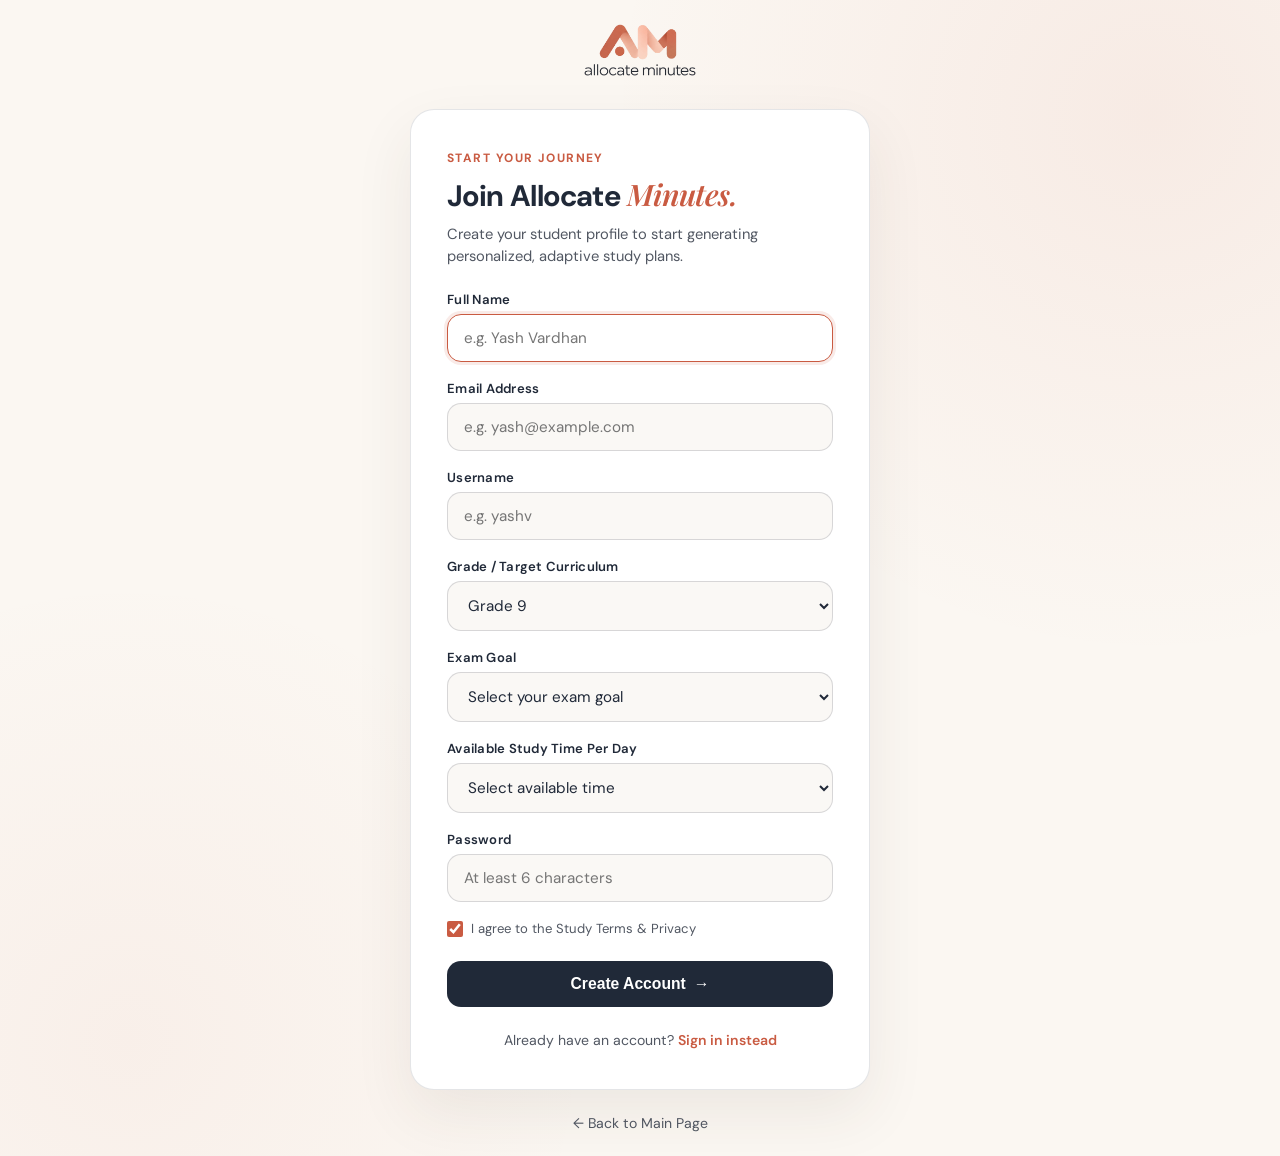
<file: frontend/signup.html>
<!DOCTYPE html>
<html lang="en">
<head>
  <meta charset="UTF-8">
  <meta name="viewport" content="width=device-width, initial-scale=1.0">
  <title>Create Account · Allocate Minutes</title>
  <link rel="preconnect" href="https://fonts.googleapis.com">
  <link rel="preconnect" href="https://fonts.gstatic.com" crossorigin>
  <link href="https://fonts.googleapis.com/css2?family=DM+Sans:wght@400;500;600;700&family=Playfair+Display:ital,wght@1,600&display=swap" rel="stylesheet">
  <link rel="stylesheet" href="auth.css">
</head>
<body>

  <header class="auth-header">
    <a href="index.html">
      <img src="logo.png" alt="Allocate Minutes" class="auth-logo">
    </a>
  </header>

  <main class="auth-card">
    <span class="auth-card__eyebrow">START YOUR JOURNEY</span>
    <h1 class="auth-card__title">Join Allocate <em>Minutes.</em></h1>
    <p class="auth-card__subtitle">Create your student profile to start generating personalized, adaptive study plans.</p>

    <div id="authBanner" class="auth-banner"></div>

    <form id="signupForm" class="auth-form" onsubmit="handleSignup(event)">
      <div class="form-group">
        <label for="fullName">Full Name</label>
        <input type="text" id="fullName" name="fullName" placeholder="e.g. Yash Vardhan" required autofocus>
      </div>

      <div class="form-group">
        <label for="email">Email Address</label>
        <input type="email" id="email" name="email" placeholder="e.g. yash@example.com" required>
      </div>

      <div class="form-group">
        <label for="username">Username</label>
        <input type="text" id="username" name="username" placeholder="e.g. yashv" required>
      </div>

      <div class="form-group">
        <label for="grade">Grade / Target Curriculum</label>
        <select id="grade" name="grade">
          <option value="Grade 9">Grade 9</option>
          <option value="Grade 10">Grade 10</option>
          <option value="Grade 11">Grade 11</option>
          <option value="Grade 12">Grade 12</option>
          <option value="Undergraduate">College / Undergraduate</option>
        </select>
      </div>

      <div class="form-group">
  <label for="examGoal">Exam Goal</label>
  <select id="examGoal" name="examGoal" required>
    <option value="">Select your exam goal</option>
    <option value="School Exams">School Exams</option>
    <option value="JEE">JEE</option>
    <option value="NEET">NEET</option>
    <option value="CUET">CUET</option>
    <option value="College Exams">College Exams</option>
    <option value="Other">Other</option>
  </select>
</div>

<div class="form-group">
  <label for="availableMinutes">Available Study Time Per Day</label>
  <select id="availableMinutes" name="availableMinutes" required>
    <option value="">Select available time</option>
    <option value="30">30 minutes</option>
    <option value="60">1 hour</option>
    <option value="90">1.5 hours</option>
    <option value="120">2 hours</option>
    <option value="180">3 hours</option>
    <option value="240">4 hours</option>
  </select>
</div>

      <div class="form-group">
        <label for="password">Password</label>
        <input type="password" id="password" name="password" placeholder="At least 6 characters" minlength="6" required>
      </div>

      <div class="form-row">
        <label class="form-checkbox">
          <input type="checkbox" id="agreeTerms" required checked>
          <span>I agree to the Study Terms & Privacy</span>
        </label>
      </div>

      <button type="submit" class="auth-btn" id="submitBtn">
        <span>Create Account</span>
        <span>→</span>
      </button>
    </form>

    <div class="auth-footer">
      Already have an account? <a href="login.html">Sign in instead</a>
    </div>
  </main>

  <div class="return-home">
    <a href="index.html">← Back to Main Page</a>
  </div>

  <script src="auth.js"></script>
  <script>
    function showBanner(msg, type) {
      const b = document.getElementById('authBanner');
      if (!msg) {
        b.className = 'auth-banner';
        b.textContent = '';
        b.style.display = 'none';
        return;
      }
      b.textContent = msg;
      b.className = `auth-banner ${type}`;
      b.style.display = 'block';
    }

    async function handleSignup(e) {
      e.preventDefault();
      const examGoal = document.getElementById('examGoal').value;
const availableMinutes = document.getElementById('availableMinutes').value;
      const name = document.getElementById('fullName').value.trim();
      const email = document.getElementById('email').value.trim();
      const username = document.getElementById('username').value.trim();
      const grade = document.getElementById('grade').value;
      const password = document.getElementById('password').value.trim();
      const btn = document.getElementById('submitBtn');

      if (password.length < 6) {
        showBanner('Password must be at least 6 characters.', 'error');
        return;
      }

      btn.disabled = true;
      btn.innerHTML = '<span>Creating account...</span>';
      showBanner('', '');

      try {
        const result = await registerUser({
  name,
  email,
  username,
  password,
  grade,
  exam_goal: examGoal,
  available_minutes_per_day: Number(availableMinutes)
});
        if (result.success) {
          showBanner(`Account created successfully for ${result.user.name}! Heading to your Dashboard...`, 'success');
          setTimeout(() => {
            window.location.href = 'planner.html';
          }, 900);
        } else {
          showBanner(result.message || 'Could not create account. Please try again.', 'error');
          btn.disabled = false;
          btn.innerHTML = '<span>Create Account</span> <span>→</span>';
        }
      } catch (err) {
        showBanner('An unexpected error occurred. Please try again.', 'error');
        btn.disabled = false;
        btn.innerHTML = '<span>Create Account</span> <span>→</span>';
      }
    }
  </script>
</body>
</html>
</file>
<file: frontend/landing.css>
/* =========================================================
   A.M. - ALLOCATE MINUTES
   ========================================================= */

:root {
    --cream: #fbf7f2;
    --cream-deep: #f4ebe3;
    --white: #ffffff;

    --navy: #202938;
    --navy-soft: #3f4856;
    --muted: #7e8289;

    --coral: #c95d43;
    --coral-dark: #ae4933;
    --coral-light: #f8ddd6;

    --peach: #f4b19d;
    --peach-light: #fbece6;

    --amber: #e5a93f;
    --amber-light: #fff1d4;

    --green: #5aae78;
    --green-light: #e6f5eb;

    --blue: #657ea6;

    --border: rgba(32, 41, 56, 0.09);

    --shadow:
        0 28px 80px rgba(81, 55, 43, 0.10);

    --shadow-small:
        0 15px 45px rgba(81, 55, 43, 0.08);

    --radius-large: 28px;
    --radius-medium: 18px;

    --max-width: 1440px;
}


/* ================= RESET ================= */

* {
    box-sizing: border-box;
    margin: 0;
    padding: 0;
}

html {
    scroll-behavior: smooth;
}

body {
    font-family: "DM Sans", sans-serif;
    background:
        radial-gradient(
            circle at 82% 25%,
            rgba(239, 179, 156, 0.12),
            transparent 32%
        ),
        var(--cream);

    color: var(--navy);
    overflow-x: hidden;
}

button,
a {
    font-family: inherit;
}

button {
    border: none;
}

a {
    color: inherit;
    text-decoration: none;
}


/* ================= NAV ================= */

.navbar {
    width: 100%;
    height: 94px;

    padding: 0 70px;

    display: flex;
    align-items: center;
    justify-content: space-between;

    position: relative;
    z-index: 100;
}

.brand {
    display: flex;
    align-items: center;
    text-decoration: none;
}

.brand-logo {
    width: 155px;
    height: auto;
    display: block;
    object-fit: contain;
}

.nav-links {
    display: flex;
    align-items: center;
    gap: 42px;
}

.nav-link {
    position: relative;
    font-size: 14px;
    font-weight: 500;
}

.nav-link::after {
    content: "";

    position: absolute;
    left: 0;
    bottom: -11px;

    width: 0;
    height: 2px;

    background: var(--coral);

    transition: width 0.25s ease;
}

.nav-link:hover::after,
.nav-link.active::after {
    width: 100%;
}

.nav-actions {
    display: flex;
    align-items: center;
    gap: 26px;
}

.text-button {
    background: none;
    color: var(--navy);
    cursor: pointer;
    font-size: 14px;
}

.primary-button,
.secondary-button,
.dark-button {
    cursor: pointer;
    transition:
        transform 0.25s ease,
        box-shadow 0.25s ease,
        background 0.25s ease;
}

.primary-button {
    min-height: 52px;

    padding: 0 28px;

    border-radius: 999px;

    color: white;

    background:
        linear-gradient(
            110deg,
            var(--coral-dark),
            var(--coral)
        );

    display: inline-flex;
    align-items: center;
    justify-content: center;
    gap: 20px;

    font-size: 14px;

    box-shadow:
        0 12px 30px rgba(190, 83, 57, 0.18);
}

.primary-button:hover {
    transform: translateY(-3px);

    box-shadow:
        0 18px 35px rgba(190, 83, 57, 0.25);
}

.primary-button span {
    transition: transform 0.2s ease;
}

.primary-button:hover span {
    transform: translateX(4px);
}

.menu-button {
    display: none;
}


/* ================= HERO ================= */

.section {
    width: min(calc(100% - 80px), var(--max-width));
    margin: auto;
}

.hero {
    min-height: calc(100vh - 94px);

    display: grid;
    grid-template-columns: 0.82fr 1.18fr;
    align-items: center;

    gap: 55px;

    padding: 40px 0 80px;

    position: relative;
}

.hero-copy {
    padding-left: 18px;
}

.eyebrow {
    display: inline-block;

    color: var(--coral);

    font-size: 12px;
    font-weight: 700;

    letter-spacing: 0.18em;

    margin-bottom: 24px;
}

.hero h1 {
    font-size: clamp(64px, 6vw, 98px);

    line-height: 0.95;

    letter-spacing: -0.055em;

    font-weight: 600;

    max-width: 650px;
}

.hero h1 em,
.section-heading em,
.adapt-copy em,
.final-section em {
    font-family: "Playfair Display", serif;
    font-weight: 600;
    color: var(--coral);
}

.hero-description {
    margin-top: 34px;

    max-width: 570px;

    color: #656b74;

    font-size: 18px;
    line-height: 1.65;
}

.hero-description strong {
    color: var(--navy);
    font-weight: 500;
}

.hero-actions {
    display: flex;
    align-items: center;
    gap: 14px;

    margin-top: 34px;
}

.hero-button {
    min-width: 172px;
}

.secondary-button {
    min-height: 52px;
    padding: 0 25px;

    border-radius: 999px;

    color: var(--navy);
    background: rgba(255,255,255,0.58);

    border: 1px solid var(--border);
}

.secondary-button:hover {
    transform: translateY(-2px);
    background: white;
}


/* ================= BENEFITS ================= */

.hero-benefits {
    display: flex;
    gap: 35px;

    margin-top: 68px;
}

.benefit {
    display: flex;
    align-items: center;
    gap: 12px;
}

.benefit strong {
    display: block;
    font-size: 13px;
}

.benefit p {
    margin-top: 4px;
    font-size: 11px;
    color: var(--muted);
}

.benefit-icon {
    width: 42px;
    height: 42px;

    flex-shrink: 0;

    border-radius: 50%;

    background: var(--peach-light);

    display: flex;
    align-items: center;
    justify-content: center;
    gap: 3px;
}

.benefit-icon > span {
    width: 4px;
    height: 4px;
    border-radius: 50%;
    background: var(--coral);
}

.benefit-icon.bars {
    align-items: flex-end;
    padding-bottom: 12px;
}

.benefit-icon.bars span {
    width: 3px;
    border-radius: 4px;
}

.benefit-icon.bars span:nth-child(1) {
    height: 7px;
}

.benefit-icon.bars span:nth-child(2) {
    height: 13px;
}

.benefit-icon.bars span:nth-child(3) {
    height: 19px;
}

.nodes {
    position: relative;
}

.nodes i {
    width: 7px;
    height: 7px;

    position: absolute;

    border: 2px solid var(--coral);
    border-radius: 50%;
}

.nodes i:nth-child(1) {
    top: 10px;
}

.nodes i:nth-child(2) {
    left: 9px;
    bottom: 9px;
}

.nodes i:nth-child(3) {
    right: 9px;
    bottom: 9px;
}


/* ================= PRODUCT AREA ================= */

.product-area {
    min-height: 650px;

    position: relative;

    display: flex;
    align-items: center;
    justify-content: center;

    perspective: 1200px;
}

.orbit {
    position: absolute;

    border: 1px solid rgba(194, 99, 75, 0.22);

    border-radius: 50%;

    pointer-events: none;
}

.orbit-one {
    width: 690px;
    height: 520px;

    transform: rotate(12deg);
}

.orbit-two {
    width: 590px;
    height: 440px;

    transform: rotate(-7deg);

    border-color: rgba(194, 99, 75, 0.09);
}

.orbit-label {
    position: absolute;

    font-family: "Playfair Display", serif;
    font-style: italic;

    color: rgba(99, 82, 75, 0.48);

    font-size: 15px;
}

.label-plan {
    top: 55px;
    left: 48%;
}

.label-adapt {
    right: 0;
    top: 47%;
}

.label-progress {
    right: 11%;
    bottom: 35px;
}


/* ================= PLANNER CARD ================= */

.planner-card {
    width: min(520px, 72%);

    padding: 30px;

    border-radius: var(--radius-large);

    background:
        rgba(255, 255, 255, 0.91);

    border:
        1px solid rgba(255,255,255,0.9);

    box-shadow: var(--shadow);

    position: relative;
    z-index: 4;

    transform:
        rotateY(-4deg)
        rotateX(1deg);
}

.floating-card {
    animation:
        floatPlanner 6s ease-in-out infinite;
}

@keyframes floatPlanner {
    0%,
    100% {
        transform:
            translateY(0)
            rotateY(-4deg)
            rotateX(1deg);
    }

    50% {
        transform:
            translateY(-9px)
            rotateY(-2deg)
            rotateX(1deg);
    }
}

.planner-header {
    display: flex;
    justify-content: space-between;
    gap: 20px;

    padding-bottom: 22px;

    border-bottom: 1px solid var(--border);
}

.tiny-label {
    color: var(--coral);
    font-size: 9px;
    font-weight: 700;
    letter-spacing: 0.16em;
}

.planner-header h3 {
    margin-top: 6px;
    font-size: 20px;
}

.planner-header p {
    margin-top: 5px;
    color: var(--muted);
    font-size: 12px;
}

.date {
    font-size: 11px;
    color: var(--muted);
}

.plan-heading {
    display: flex;
    justify-content: space-between;
    align-items: flex-end;

    padding: 22px 4px 12px;
}

.plan-heading > div {
    display: flex;
    flex-direction: column;
    gap: 4px;
}

.plan-heading > div > span {
    font-weight: 700;
}

.plan-heading small {
    font-size: 10px;
    color: var(--muted);
}

.minutes {
    font-size: 11px;
    color: var(--muted);
}


/* ================= TIMELINE ================= */

.timeline {
    position: relative;
}

.timeline::before {
    content: "";

    position: absolute;

    left: 8px;
    top: 26px;
    bottom: 26px;

    width: 1px;

    background: #e5e1dc;
}

.plan-row {
    width: 100%;

    display: grid;
    grid-template-columns:
        18px
        75px
        1fr
        auto;

    align-items: center;

    gap: 10px;

    position: relative;

    padding: 13px 8px;

    background: transparent;

    border-radius: 13px;

    text-align: left;

    cursor: pointer;

    color: var(--navy);

    transition:
        background 0.25s ease,
        transform 0.25s ease;
}

.plan-row:hover,
.plan-row.active-plan {
    background: #faf6f2;
    transform: translateX(4px);
}

.timeline-dot {
    width: 10px;
    height: 10px;

    border-radius: 50%;

    position: relative;
    z-index: 2;
}

.coral {
    background: #ef765f;
}

.amber {
    background: #e8b044;
}

.green {
    background: #5ab97d;
}

.navy {
    background: #808896;
}

.plan-time {
    font-size: 11px;
    color: var(--muted);

    display: flex;
    flex-direction: column;
}

.plan-time small {
    margin-top: 2px;
    font-size: 8px;
    opacity: 0.75;
}

.plan-topic {
    font-size: 12px;
    font-weight: 600;

    display: flex;
    flex-direction: column;
}

.plan-topic small {
    margin-top: 2px;
    font-size: 9px;
    color: var(--muted);
    font-weight: 400;
}

.priority {
    padding: 6px 9px;

    border-radius: 7px;

    font-size: 9px;
    white-space: nowrap;
}

.urgent {
    color: #c25545;
    background: #fbe8e4;
}

.next {
    color: #ad7818;
    background: var(--amber-light);
}

.steady {
    color: #377d51;
    background: var(--green-light);
}

.review {
    color: #626b78;
    background: #eef0f2;
}


/* ================= REASON BOX ================= */

.reason-box {
    max-height: 0;

    padding: 0 16px;
    margin: 0 5px;

    overflow: hidden;

    background: #f8f2ed;

    border-radius: 12px;

    opacity: 0;

    transition:
        max-height 0.35s ease,
        padding 0.35s ease,
        margin 0.35s ease,
        opacity 0.3s ease;
}

.reason-box.visible {
    max-height: 150px;

    padding: 14px 16px;
    margin: 9px 5px 3px;

    opacity: 1;
}

.reason-top {
    display: flex;
    justify-content: space-between;
    align-items: center;

    margin-bottom: 7px;
}

.reason-top span {
    color: var(--coral);
    font-size: 8px;
    font-weight: 700;
    letter-spacing: 0.15em;
}

.reason-top button {
    background: none;
    cursor: pointer;
    color: var(--muted);
}

.reason-box strong {
    font-size: 11px;
}

.reason-box p {
    margin-top: 4px;

    color: var(--muted);

    font-size: 10px;
    line-height: 1.5;
}


/* ================= PLANNER BOTTOM ================= */

.planner-bottom {
    display: flex;
    justify-content: space-between;
    align-items: center;

    gap: 15px;

    margin-top: 20px;
}

.allocation {
    display: flex;
    align-items: center;
    gap: 7px;

    color: var(--muted);
    font-size: 9px;
}

.pulse {
    width: 7px;
    height: 7px;

    border-radius: 50%;

    background: var(--green);

    box-shadow:
        0 0 0 0 rgba(90, 174, 120, 0.35);

    animation:
        pulse 2s infinite;
}

@keyframes pulse {
    70% {
        box-shadow:
            0 0 0 7px rgba(90,174,120,0);
    }

    100% {
        box-shadow:
            0 0 0 0 rgba(90,174,120,0);
    }
}

.dark-button {
    padding: 13px 20px;

    border-radius: 999px;

    background: var(--navy);
    color: white;

    font-size: 11px;

    display: flex;
    align-items: center;
    gap: 16px;
}

.dark-button:hover {
    transform: translateY(-2px);
    background: #131b27;
}


/* ================= MINI CARDS ================= */

.mini-card {
    position: absolute;
    z-index: 5;

    width: 180px;

    padding: 20px;

    border-radius: 20px;

    background: rgba(255,255,255,0.93);

    box-shadow: var(--shadow-small);

    border: 1px solid rgba(255,255,255,0.9);

    transition:
        transform 0.35s ease;
}

.mini-card:hover {
    transform: translateY(-6px);
}

.progress-card {
    right: 5px;
    top: 170px;

    animation:
        floatMini 7s ease-in-out infinite;
}

.focus-card {
    right: -18px;
    bottom: 95px;

    animation:
        floatMini 7s ease-in-out 1.2s infinite;
}

@keyframes floatMini {
    0%,
    100% {
        transform: translateY(0);
    }

    50% {
        transform: translateY(-7px);
    }
}

.mini-title {
    display: block;

    margin-bottom: 15px;

    color: var(--muted);

    font-size: 8px;
    font-weight: 700;
    letter-spacing: 0.13em;
}

.progress-circle {
    width: 85px;
    height: 85px;

    margin: 4px auto 14px;

    border-radius: 50%;

    background:
        conic-gradient(
            var(--coral) 0deg,
            var(--coral) 0deg,
            #eee8e3 0deg
        );

    display: grid;
    place-items: center;

    position: relative;
}

.progress-circle::before {
    content: "";

    width: 67px;
    height: 67px;

    position: absolute;

    border-radius: 50%;

    background: white;
}

.progress-circle div {
    position: relative;
    z-index: 2;

    display: flex;
    flex-direction: column;
    align-items: center;
}

.progress-circle strong {
    font-size: 18px;
}

.progress-circle span {
    font-size: 8px;
    color: var(--muted);
}

.progress-card p {
    text-align: center;

    color: var(--muted);

    font-size: 9px;
    line-height: 1.5;
}

.progress-card p strong {
    color: var(--green);
}

.focus-item {
    display: flex;
    align-items: center;

    gap: 9px;

    padding: 9px 0;

    border-bottom: 1px solid var(--border);
}

.focus-item:last-child {
    border-bottom: none;
}

.focus-number {
    width: 24px;
    height: 24px;

    flex-shrink: 0;

    display: grid;
    place-items: center;

    border-radius: 50%;

    color: var(--coral);
    background: var(--coral-light);

    font-size: 8px;
    font-weight: 700;
}

.focus-number.muted {
    color: var(--green);
    background: var(--green-light);
}

.focus-item strong {
    display: block;
    font-size: 10px;
}

.focus-item small {
    color: var(--muted);
    font-size: 8px;
}


/* ================= SCROLL ================= */

.scroll-hint {
    position: absolute;

    bottom: 20px;
    left: 50%;

    transform: translateX(-50%);

    display: flex;
    flex-direction: column;
    align-items: center;

    gap: 7px;

    background: none;

    color: var(--muted);

    cursor: pointer;

    font-size: 9px;
}

.mouse {
    width: 17px;
    height: 27px;

    border: 1px solid #aaa29b;
    border-radius: 10px;

    display: flex;
    justify-content: center;
}

.mouse i {
    width: 2px;
    height: 5px;

    margin-top: 5px;

    border-radius: 4px;

    background: var(--coral);

    animation:
        scrollDot 1.6s infinite;
}

@keyframes scrollDot {
    0% {
        opacity: 0;
        transform: translateY(0);
    }

    30% {
        opacity: 1;
    }

    100% {
        opacity: 0;
        transform: translateY(9px);
    }
}


/* ================= HOW ================= */

.how-section {
    padding: 130px 30px;
}

.section-heading {
    max-width: 750px;
}

.section-heading h2,
.adapt-copy h2,
.final-section h2 {
    font-size: clamp(42px, 4.5vw, 68px);

    line-height: 1.05;

    letter-spacing: -0.045em;
}

.section-heading p,
.adapt-copy p {
    max-width: 580px;

    margin-top: 25px;

    color: var(--muted);

    line-height: 1.7;
}

.process-line {
    display: grid;
    grid-template-columns: repeat(4, 1fr);

    gap: 0;

    margin-top: 90px;
}

.process-step {
    position: relative;

    padding-right: 45px;
}

.step-number {
    color: var(--coral);

    font-size: 11px;
    font-weight: 700;

    letter-spacing: 0.08em;
}

.step-line {
    height: 1px;

    margin: 18px 0 27px;

    background: #ddd3cb;

    position: relative;
}

.step-line::before {
    content: "";

    width: 8px;
    height: 8px;

    position: absolute;

    top: -4px;
    left: 0;

    border-radius: 50%;

    background: var(--coral);
}

.process-step h3 {
    font-size: 20px;
}

.process-step p {
    max-width: 250px;

    margin-top: 11px;

    color: var(--muted);

    font-size: 13px;
    line-height: 1.65;
}


/* ================= ADAPT ================= */

.adapt-section {
    padding: 120px 30px 150px;

    display: grid;
    grid-template-columns: 0.8fr 1.2fr;

    align-items: center;

    gap: 90px;
}

.adapt-copy p {
    margin-bottom: 30px;
}

.comparison {
    padding: 38px;

    border-radius: 25px;

    background: rgba(255,255,255,0.75);

    border: 1px solid var(--border);

    box-shadow: var(--shadow-small);
}

.comparison-header {
    display: flex;
    align-items: center;
    justify-content: space-between;

    padding-bottom: 24px;

    border-bottom: 1px solid var(--border);

    font-size: 10px;
    font-weight: 700;

    letter-spacing: 0.13em;
}

.live-indicator {
    display: flex;
    align-items: center;
    gap: 7px;

    color: var(--muted);

    font-size: 9px;
}

.live-indicator i {
    width: 7px;
    height: 7px;

    border-radius: 50%;

    background: var(--green);
}

.allocation-row {
    display: grid;

    grid-template-columns:
        150px
        1fr
        55px;

    align-items: center;

    gap: 22px;

    padding: 20px 0;

    border-bottom: 1px solid var(--border);
}

.allocation-row > div:first-child {
    display: flex;
    flex-direction: column;
}

.allocation-row strong {
    font-size: 12px;
}

.allocation-row small {
    margin-top: 4px;

    color: var(--muted);
    font-size: 9px;
}

.allocation-bar {
    height: 5px;

    overflow: hidden;

    border-radius: 99px;

    background: #eee9e5;
}

.allocation-bar span {
    display: block;

    height: 100%;

    border-radius: inherit;

    background:
        linear-gradient(
            90deg,
            var(--peach),
            var(--coral)
        );

    transition:
        width 0.8s cubic-bezier(.22,.61,.36,1);
}

.adapt-message {
    display: flex;
    align-items: center;
    gap: 14px;

    margin-top: 25px;

    padding: 17px;

    border-radius: 14px;

    background: var(--peach-light);

    color: var(--navy);
}

.adapt-message > span {
    width: 32px;
    height: 32px;

    flex-shrink: 0;

    display: grid;
    place-items: center;

    border-radius: 50%;

    background: white;

    color: var(--coral);
}

.adapt-message p {
    color: var(--muted);

    font-size: 10px;
    line-height: 1.5;
}

.adapt-message strong {
    color: var(--navy);
}


/* ================= FINAL ================= */

.final-section {
    margin-bottom: 80px;

    padding: 130px 30px;

    border-radius: 34px;

    text-align: center;

    background:
        linear-gradient(
            135deg,
            #f4e5dc,
            #fbf7f2 58%,
            #f3ded5
        );
}

.small-logo {
    display: inline-block;

    margin-bottom: 30px;

    color: var(--coral);

    font-size: 13px;
    font-weight: 700;

    letter-spacing: 0.16em;
}

.final-section h2 {
    max-width: 900px;
    margin: auto;
}

.final-section p {
    max-width: 520px;

    margin: 25px auto 30px;

    color: var(--muted);

    line-height: 1.7;
}


/* ================= MODAL ================= */

.modal-overlay {
    position: fixed;

    inset: 0;

    z-index: 500;

    display: flex;
    align-items: center;
    justify-content: center;

    padding: 25px;

    background: rgba(27, 31, 38, 0.35);

    backdrop-filter: blur(9px);

    opacity: 0;
    pointer-events: none;

    transition: opacity 0.3s ease;
}

.modal-overlay.visible {
    opacity: 1;
    pointer-events: auto;
}

.modal {
    width: min(520px, 100%);

    padding: 40px;

    border-radius: 26px;

    background: var(--cream);

    box-shadow:
        0 35px 100px rgba(24, 29, 37, 0.22);

    position: relative;

    transform: translateY(20px) scale(0.98);

    transition: transform 0.3s ease;
}

.modal-overlay.visible .modal {
    transform: translateY(0) scale(1);
}

.modal-close {
    width: 35px;
    height: 35px;

    position: absolute;

    top: 20px;
    right: 20px;

    border-radius: 50%;

    background: white;

    cursor: pointer;

    color: var(--navy);

    font-size: 20px;
}

.modal h2 {
    font-size: 30px;
}

.modal > p {
    margin-top: 9px;

    color: var(--muted);

    font-size: 13px;
}

.time-options {
    display: grid;
    grid-template-columns: repeat(4, 1fr);

    gap: 8px;

    margin: 28px 0;
}

.time-options button {
    padding: 12px 6px;

    border-radius: 10px;

    background: white;

    border: 1px solid var(--border);

    color: var(--navy);

    cursor: pointer;

    transition: 0.2s ease;
}

.time-options button:hover,
.time-options button.selected {
    color: white;
    background: var(--coral);
    border-color: var(--coral);
}

.modal-plan {
    padding: 5px 18px;

    border-radius: 15px;

    background: white;
}

.modal-plan div {
    display: flex;
    justify-content: space-between;

    padding: 13px 0;

    border-bottom: 1px solid var(--border);

    font-size: 12px;
}

.modal-plan div:last-child {
    border-bottom: none;
}

.modal-plan span {
    color: var(--muted);
}

.modal-action {
    width: 100%;
    margin-top: 25px;
}


/* ================= RESPONSIVE ================= */

@media (max-width: 1180px) {

    .hero {
        grid-template-columns: 1fr;
        padding-top: 70px;
    }

    .hero-copy {
        max-width: 800px;
    }

    .product-area {
        width: 90%;
        margin: auto;
    }

    .nav-links {
        gap: 22px;
    }

    .hero-benefits {
        flex-wrap: wrap;
    }

    .adapt-section {
        grid-template-columns: 1fr;
    }

}


@media (max-width: 850px) {

    .navbar,
    .section {
        width: min(calc(100% - 34px), var(--max-width));
        margin-left: auto;
        margin-right: auto;
    }

    .navbar {
        padding: 0;
    }

    .nav-links,
    .nav-actions {
        display: none;
    }

    .menu-button {
        display: flex;

        width: 42px;
        height: 42px;

        border-radius: 50%;

        background: white;

        align-items: center;
        justify-content: center;
        flex-direction: column;

        gap: 5px;

        cursor: pointer;
    }

    .menu-button span {
        width: 17px;
        height: 1px;

        background: var(--navy);
    }

    .navbar.menu-open .nav-links {
        display: flex;

        position: absolute;

        top: 82px;
        left: 0;
        right: 0;

        padding: 25px;

        flex-direction: column;
        align-items: flex-start;

        border-radius: 18px;

        background: white;

        box-shadow: var(--shadow-small);
    }

    .hero {
        min-height: auto;
    }

    .hero h1 {
        font-size: clamp(54px, 15vw, 76px);
    }

    .hero-benefits {
        margin-top: 45px;
    }

    .product-area {
        width: 100%;
        min-height: 690px;
    }

    .planner-card {
        width: 92%;
    }

    .progress-card {
        right: 0;
        top: auto;
        bottom: 30px;
    }

    .focus-card {
        display: none;
    }

    .orbit {
        transform: none;
    }

    .process-line {
        grid-template-columns: 1fr 1fr;
        gap: 50px 10px;
    }

}


@media (max-width: 600px) {

    .hero {
        padding-top: 45px;
    }

    .hero-copy {
        padding-left: 0;
    }

    .hero-description {
        font-size: 16px;
    }

    .hero-actions {
        align-items: stretch;
        flex-direction: column;
    }

    .hero-actions button {
        width: 100%;
    }

    .hero-benefits {
        flex-direction: column;
    }

    .product-area {
        min-height: 720px;
    }

    .planner-card {
        width: 100%;
        padding: 21px 17px;

        transform: none;

        animation: none;
    }

    .plan-row {
        grid-template-columns:
            15px
            55px
            1fr;
    }

    .priority {
        display: none;
    }

    .planner-bottom {
        align-items: stretch;
        flex-direction: column;
    }

    .dark-button {
        justify-content: center;
    }

    .progress-card {
        width: 150px;
        right: 10px;
        bottom: 0;
    }

    .orbit {
        width: 110%;
        height: 65%;
    }

    .orbit-label {
        display: none;
    }

    .process-line {
        grid-template-columns: 1fr;
    }

    .adapt-section,
    .how-section {
        padding-left: 5px;
        padding-right: 5px;
    }

    .comparison {
        padding: 23px 18px;
    }

    .allocation-row {
        grid-template-columns: 95px 1fr 45px;
        gap: 10px;
    }

    .time-options {
        grid-template-columns: 1fr 1fr;
    }

    .modal {
        padding: 35px 22px 25px;
    }

}
</file>
<file: frontend/auth.css>
/* ============================================================
   A.M. — Authentication Pages Styles (Login & Sign Up)
   ============================================================ */

:root {
  --cream: #fbf7f2;
  --cream-dark: #f4ece6;
  --white: #ffffff;
  --navy: #202938;
  --navy-soft: #515762;
  --muted: #85868a;
  --coral: #c95b42;
  --coral-dark: #af4934;
  --coral-soft: #f7dfd8;
  --green: #5ba675;
  --green-soft: #e7f3ea;
  --border: rgba(32, 41, 56, 0.12);
  --shadow: 0 24px 60px rgba(63, 48, 41, 0.08);
  --radius-lg: 24px;
  --radius-md: 14px;
}

* {
  margin: 0;
  padding: 0;
  box-sizing: border-box;
}

body {
  min-height: 100vh;
  font-family: "DM Sans", -apple-system, BlinkMacSystemFont, sans-serif;
  background:
    radial-gradient(circle at 90% 10%, rgba(201, 91, 66, 0.08), transparent 35%),
    radial-gradient(circle at 10% 90%, rgba(201, 91, 66, 0.05), transparent 30%),
    var(--cream);
  color: var(--navy);
  display: flex;
  flex-direction: column;
  align-items: center;
  justify-content: center;
  padding: 24px;
}

.auth-header {
  margin-bottom: 28px;
  text-align: center;
}

.auth-logo {
  height: 52px;
  width: auto;
  display: inline-block;
  transition: transform 0.2s;
}

.auth-logo:hover {
  transform: translateY(-2px);
}

.auth-card {
  width: 100%;
  max-width: 460px;
  background: var(--white);
  border-radius: var(--radius-lg);
  border: 1px solid var(--border);
  box-shadow: var(--shadow);
  padding: 40px 36px;
  position: relative;
}

.auth-card__eyebrow {
  display: block;
  font-size: 0.75rem;
  letter-spacing: 0.12em;
  text-transform: uppercase;
  font-weight: 700;
  color: var(--coral);
  margin-bottom: 8px;
}

.auth-card__title {
  font-size: 1.85rem;
  font-weight: 700;
  color: var(--navy);
  margin-bottom: 8px;
  letter-spacing: -0.02em;
}

.auth-card__title em {
  font-family: "Playfair Display", Georgia, serif;
  font-weight: 600;
  font-style: italic;
  color: var(--coral);
}

.auth-card__subtitle {
  font-size: 0.92rem;
  color: var(--navy-soft);
  margin-bottom: 24px;
  line-height: 1.5;
}

.auth-banner {
  padding: 12px 16px;
  border-radius: var(--radius-md);
  font-size: 0.88rem;
  margin-bottom: 20px;
  display: none;
  line-height: 1.4;
}

.auth-banner.error {
  display: block;
  background: #fdf2f2;
  color: #991b1b;
  border: 1px solid #fca5a5;
}

.auth-banner.success {
  display: block;
  background: var(--green-soft);
  color: #166534;
  border: 1px solid #86efac;
}

.auth-form {
  display: flex;
  flex-direction: column;
  gap: 18px;
}

.form-group {
  display: flex;
  flex-direction: column;
  gap: 6px;
}

.form-group label {
  font-size: 0.82rem;
  font-weight: 600;
  color: var(--navy);
  letter-spacing: 0.02em;
}

.form-group input,
.form-group select {
  width: 100%;
  padding: 13px 16px;
  border-radius: var(--radius-md);
  border: 1.5px solid rgba(32, 41, 56, 0.16);
  font-size: 0.95rem;
  font-family: inherit;
  color: var(--navy);
  background: #faf8f5;
  transition: all 0.2s;
  outline: none;
}

.form-group input:focus,
.form-group select:focus {
  border-color: var(--coral);
  background: var(--white);
  box-shadow: 0 0 0 3px rgba(201, 91, 66, 0.12);
}

.form-row {
  display: flex;
  align-items: center;
  justify-content: space-between;
  font-size: 0.82rem;
  color: var(--navy-soft);
}

.form-checkbox {
  display: flex;
  align-items: center;
  gap: 8px;
  cursor: pointer;
}

.form-checkbox input[type="checkbox"] {
  accent-color: var(--coral);
  width: 16px;
  height: 16px;
  cursor: pointer;
}

.forgot-link {
  color: var(--coral);
  text-decoration: none;
  font-weight: 500;
}

.forgot-link:hover {
  text-decoration: underline;
}

.auth-btn {
  width: 100%;
  padding: 14px 20px;
  background: var(--navy);
  color: var(--white);
  border: none;
  border-radius: var(--radius-md);
  font-size: 0.98rem;
  font-weight: 600;
  cursor: pointer;
  display: flex;
  align-items: center;
  justify-content: center;
  gap: 8px;
  transition: all 0.2s;
  margin-top: 6px;
}

.auth-btn:hover {
  background: var(--coral);
  transform: translateY(-1px);
  box-shadow: 0 8px 20px rgba(201, 91, 66, 0.25);
}

.auth-btn:active {
  transform: translateY(0);
}

.quick-demo {
  margin-top: 24px;
  padding-top: 20px;
  border-top: 1px solid var(--border);
}

.quick-demo__title {
  font-size: 0.75rem;
  font-weight: 700;
  letter-spacing: 0.08em;
  text-transform: uppercase;
  color: var(--muted);
  margin-bottom: 10px;
  display: block;
}

.quick-chips {
  display: flex;
  gap: 8px;
  flex-wrap: wrap;
}

.quick-chip {
  padding: 6px 12px;
  border-radius: 999px;
  font-size: 0.8rem;
  font-weight: 600;
  background: var(--cream-dark);
  color: var(--navy);
  border: 1px solid rgba(32, 41, 56, 0.08);
  cursor: pointer;
  transition: all 0.2s;
}

.quick-chip:hover {
  background: var(--coral-soft);
  color: var(--coral-dark);
  border-color: rgba(201, 91, 66, 0.2);
}

.auth-footer {
  margin-top: 24px;
  text-align: center;
  font-size: 0.88rem;
  color: var(--navy-soft);
}

.auth-footer a {
  color: var(--coral);
  text-decoration: none;
  font-weight: 600;
}

.auth-footer a:hover {
  text-decoration: underline;
}

.return-home {
  margin-top: 24px;
  text-align: center;
  font-size: 0.88rem;
}

.return-home a {
  color: var(--navy-soft);
  text-decoration: none;
  display: inline-flex;
  align-items: center;
  gap: 6px;
  transition: color 0.2s;
}

.return-home a:hover {
  color: var(--navy);
}
</file>
<file: frontend/style.css>
/* ============================================================
   Allocate Minutes shared design system
   Source of truth: the Allocate Minutes landing page screenshot.
   Tokens below (colors, radii, shadows, type) were pulled from
   that reference so P5's Quiz + Study Plan pages read as part
   of the same product. When P4 hands over the real dashboard
   CSS, these variables + component classes are the ones to
   reconcile / replace.
   ============================================================ */

@import url('https://fonts.googleapis.com/css2?family=Plus+Jakarta+Sans:wght@400;500;600;700;800&display=swap');

:root {
  /* --- Color: base palette pulled from the landing page --- */
  --cream: #FBF1E6;          /* page background */
  --cream-soft: #F3E1D2;     /* icon circles, secondary buttons, track fills */
  --white: #FFFFFF;          /* cards */
  --navy: #232A3D;           /* headings, primary buttons */
  --navy-soft: #5B6275;      /* secondary text on navy surfaces */
  --text-muted: #767287;     /* paragraph / helper text */
  --terracotta: #C96A43;     /* primary accent (CTAs, progress, active states) */
  --terracotta-dark: #AD5735;/* accent hover */
  --terracotta-soft: #F1DDCB;

  /* Status / badge colors, matching the "High Priority" / "Builds Next" pills */
  --pink-bg: #FBE1DC;   --pink-text: #C1503C;
  --yellow-bg: #FCEFD3; --yellow-text: #A6791E;
  --green-bg: #DEF0E2;  --green-text: #3C8558;

  --border: rgba(35, 42, 61, 0.08);
  --shadow-card: 0 20px 40px -22px rgba(35, 42, 61, 0.22);
  --shadow-card-hover: 0 24px 48px -20px rgba(35, 42, 61, 0.28);

  --radius-lg: 22px;
  --radius-md: 14px;
  --radius-pill: 999px;

  --font-sans: 'Plus Jakarta Sans', system-ui, -apple-system, sans-serif;
}

* { box-sizing: border-box; }

body {
  margin: 0;
  font-family: var(--font-sans);
  background: var(--cream);
  color: var(--navy);
  -webkit-font-smoothing: antialiased;
}

a { color: inherit; text-decoration: none; }

/* ---------------- Top navigation (stand-in for P4's real nav) ---------------- */
/* NOTE for the team: this header is a placeholder built to match the landing
   page chrome. Swap it for P4's real dashboard sidebar/navbar markup once
   available — the .app-container below doesn't depend on it. */
.app-nav {
  display: flex;
  align-items: center;
  justify-content: space-between;
  padding: 18px 40px;
  background: var(--cream);
}

.app-nav__brand { display: flex; align-items: center; gap: 10px; text-decoration: none; }

.app-nav__logo {
  height: 42px;
  width: auto;
  display: block;
  object-fit: contain;
}

.app-nav__mark {
  width: 30px;
  height: 30px;
  border-radius: 10px;
  background: linear-gradient(135deg, var(--terracotta), #E0987A);
}

.app-nav__word {
  font-weight: 800;
  font-size: 1.15rem;
  color: var(--navy);
}

.app-nav__links {
  display: flex;
  gap: 28px;
  font-weight: 600;
  color: var(--navy-soft);
  font-size: 0.95rem;
}

.app-nav__links a { padding-bottom: 4px; border-bottom: 2px solid transparent; }
.app-nav__links a.active { color: var(--navy); border-color: var(--terracotta); }
.app-nav__links a:hover { color: var(--navy); }

.app-nav__student {
  display: flex;
  align-items: center;
  gap: 10px;
  background: var(--white);
  border: 1px solid var(--border);
  padding: 6px 14px 6px 6px;
  border-radius: var(--radius-pill);
}

.app-nav__avatar {
  width: 30px;
  height: 30px;
  border-radius: 50%;
  background: var(--cream-soft);
  color: var(--terracotta-dark);
  font-weight: 700;
  font-size: 0.8rem;
  display: flex;
  align-items: center;
  justify-content: center;
}

.app-nav__student-name { font-weight: 600; font-size: 0.9rem; }
.app-nav__student-meta { font-size: 0.78rem; color: var(--text-muted); }

/* ---------------- Layout ---------------- */
.app-container {
  max-width: 880px;
  margin: 0 auto;
  padding: 28px 40px 80px;
}

.page-eyebrow {
  color: var(--terracotta);
  font-weight: 700;
  font-size: 0.8rem;
  letter-spacing: 0.02em;
  margin: 0 0 6px;
}

.page-title {
  font-size: 2rem;
  font-weight: 800;
  margin: 0 0 6px;
  color: var(--navy);
}

.page-subtitle {
  color: var(--text-muted);
  margin: 0 0 28px;
  font-size: 1rem;
}

/* ---------------- Cards ---------------- */
.card {
  background: var(--white);
  border: 1px solid var(--border);
  border-radius: var(--radius-lg);
  box-shadow: var(--shadow-card);
  padding: 28px;
}

.card + .card { margin-top: 20px; }

/* ---------------- Buttons ---------------- */
.btn {
  display: inline-flex;
  align-items: center;
  gap: 8px;
  border: none;
  border-radius: var(--radius-pill);
  padding: 12px 24px;
  font-family: var(--font-sans);
  font-weight: 700;
  font-size: 0.95rem;
  cursor: pointer;
  transition: transform 0.15s ease, background 0.15s ease, opacity 0.15s ease;
}

.btn:active { transform: scale(0.98); }

.btn:disabled {
  opacity: 0.45;
  cursor: not-allowed;
}

.btn-primary { background: var(--navy); color: var(--white); }
.btn-primary:not(:disabled):hover { background: #303853; }

.btn-accent { background: var(--terracotta); color: var(--white); }
.btn-accent:not(:disabled):hover { background: var(--terracotta-dark); }

.btn-secondary {
  background: var(--cream-soft);
  color: var(--navy);
  border: 1px solid var(--border);
}
.btn-secondary:not(:disabled):hover { background: #ECD8C6; }

.btn-block { width: 100%; justify-content: center; }

/* ---------------- Badges / pills ---------------- */
.badge {
  display: inline-block;
  padding: 4px 12px;
  border-radius: var(--radius-pill);
  font-size: 0.76rem;
  font-weight: 700;
}

.badge-pink   { background: var(--pink-bg);   color: var(--pink-text); }
.badge-yellow { background: var(--yellow-bg); color: var(--yellow-text); }
.badge-green  { background: var(--green-bg);  color: var(--green-text); }

/* Difficulty + priority reuse the same three tones */
.badge-difficulty-easy,  .badge-priority-low    { background: var(--green-bg);  color: var(--green-text); }
.badge-difficulty-medium, .badge-priority-medium { background: var(--yellow-bg); color: var(--yellow-text); }
.badge-difficulty-hard,  .badge-priority-high   { background: var(--pink-bg);   color: var(--pink-text); }

/* ---------------- Progress bar ---------------- */
.progress-track {
  width: 100%;
  height: 8px;
  background: var(--cream-soft);
  border-radius: var(--radius-pill);
  overflow: hidden;
}

.progress-fill {
  height: 100%;
  background: var(--terracotta);
  border-radius: var(--radius-pill);
  transition: width 0.3s ease;
}

.progress-row {
  display: flex;
  align-items: center;
  justify-content: space-between;
  margin-bottom: 8px;
  font-size: 0.85rem;
  color: var(--text-muted);
  font-weight: 600;
}

/* ---------------- Quiz-specific ---------------- */
.quiz-meta {
  display: flex;
  align-items: center;
  gap: 10px;
  margin-bottom: 18px;
  font-size: 0.85rem;
  color: var(--text-muted);
  font-weight: 600;
}

.quiz-question {
  font-size: 1.25rem;
  font-weight: 700;
  margin: 4px 0 22px;
  line-height: 1.4;
}

.quiz-options { display: flex; flex-direction: column; gap: 12px; margin-bottom: 22px; }

.quiz-option {
  display: flex;
  align-items: center;
  gap: 12px;
  text-align: left;
  padding: 14px 16px;
  border-radius: var(--radius-md);
  border: 1.5px solid var(--border);
  background: var(--cream);
  font-family: var(--font-sans);
  font-size: 0.98rem;
  font-weight: 600;
  color: var(--navy);
  cursor: pointer;
  transition: border-color 0.15s ease, background 0.15s ease;
}

.quiz-option:hover:not(:disabled) { border-color: var(--terracotta); }

.quiz-option__letter {
  width: 26px;
  height: 26px;
  flex: 0 0 auto;
  border-radius: 50%;
  background: var(--white);
  border: 1.5px solid var(--border);
  display: flex;
  align-items: center;
  justify-content: center;
  font-size: 0.8rem;
  font-weight: 700;
  color: var(--navy-soft);
}

.quiz-option.selected {
  border-color: var(--navy);
  background: var(--white);
}
.quiz-option.selected .quiz-option__letter {
  background: var(--navy);
  border-color: var(--navy);
  color: var(--white);
}

.quiz-option.correct {
  border-color: var(--green-text);
  background: var(--green-bg);
}
.quiz-option.correct .quiz-option__letter { background: var(--green-text); border-color: var(--green-text); color: var(--white); }

.quiz-option.incorrect {
  border-color: var(--pink-text);
  background: var(--pink-bg);
}
.quiz-option.incorrect .quiz-option__letter { background: var(--pink-text); border-color: var(--pink-text); color: var(--white); }

.quiz-option:disabled { cursor: default; }

.feedback-banner {
  display: flex;
  align-items: center;
  gap: 10px;
  padding: 14px 18px;
  border-radius: var(--radius-md);
  font-weight: 700;
  margin-bottom: 14px;
}

.feedback-banner.correct { background: var(--green-bg); color: var(--green-text); }
.feedback-banner.incorrect { background: var(--pink-bg); color: var(--pink-text); }

.feedback-explanation {
  color: var(--text-muted);
  font-size: 0.92rem;
  line-height: 1.55;
  margin: 0 0 22px;
}

.quiz-actions { display: flex; justify-content: flex-end; }

/* Completion state */
.completion-score {
  font-size: 2.6rem;
  font-weight: 800;
  color: var(--navy);
  margin: 6px 0 2px;
}

.completion-label { color: var(--text-muted); font-weight: 600; font-size: 0.95rem; }

/* ---------------- Study plan-specific ---------------- */
.plan-summary {
  display: flex;
  gap: 32px;
  flex-wrap: wrap;
}

.plan-summary__stat { min-width: 120px; }
.plan-summary__value { font-size: 1.6rem; font-weight: 800; color: var(--navy); }
.plan-summary__label { font-size: 0.82rem; color: var(--text-muted); font-weight: 600; }

.plan-item-header {
  display: flex;
  align-items: flex-start;
  justify-content: space-between;
  gap: 12px;
  margin-bottom: 8px;
}

.plan-item-topic { font-size: 1.1rem; font-weight: 700; }
.plan-item-duration { color: var(--text-muted); font-size: 0.85rem; font-weight: 600; margin-bottom: 10px; }

.plan-item-reason {
  background: var(--cream);
  border-radius: var(--radius-md);
  padding: 12px 14px;
  font-size: 0.88rem;
  color: var(--navy-soft);
  line-height: 1.5;
  margin-bottom: 16px;
}

.plan-item-reason strong { color: var(--navy); }

.plan-item-footer {
  display: flex;
  align-items: center;
  justify-content: space-between;
}

.plan-item-status { font-size: 0.82rem; font-weight: 700; color: var(--green-text); display: flex; align-items: center; gap: 6px; }

@media (max-width: 640px) {
  .app-nav { padding: 14px 20px; flex-wrap: wrap; gap: 12px; }
  .app-nav__links { order: 3; width: 100%; justify-content: space-between; }
  .app-container { padding: 20px 20px 60px; }
  .plan-summary { gap: 20px; }
}
</file>
<file: frontend/planner.css>
:root {
    --cream: #fbf7f2;
    --cream-dark: #f4ece6;

    --white: #ffffff;

    --navy: #202938;
    --navy-soft: #515762;

    --muted: #85868a;

    --coral: #c95b42;
    --coral-dark: #af4934;
    --coral-soft: #f7dfd8;

    --green: #5ba675;
    --green-soft: #e7f3ea;

    --amber: #d7a23c;
    --amber-soft: #fff0d1;

    --border: rgba(32, 41, 56, 0.09);

    --shadow:
        0 22px 60px rgba(63, 48, 41, 0.055);

    --width: 1200px;
}


/* =========================================================
   RESET
========================================================= */

* {
    margin: 0;
    padding: 0;

    box-sizing: border-box;
}


html {
    scroll-behavior: smooth;
}


body {
    min-height: 100vh;

    background:
        radial-gradient(
            circle at 90% 0%,
            rgba(214, 139, 112, 0.09),
            transparent 28%
        ),
        var(--cream);

    color: var(--navy);

    font-family: "DM Sans", sans-serif;

    overflow-x: hidden;
}


button {
    border: 0;

    font: inherit;
}


a {
    color: inherit;

    text-decoration: none;
}


/* =========================================================
   HEADER
========================================================= */

.topbar {
    width: min(calc(100% - 70px), 1280px);
    height: 105px;

    margin: auto;

    display: flex;
    align-items: center;
    justify-content: space-between;

    border-bottom: 1px solid var(--border);
}

.brand {
    display: flex;
    align-items: center;
}


.brand img {
    width: 190px;
    height: 82px;

    display: block;
    object-fit: contain;
}


.header-right {
    display: flex;
    align-items: center;

    gap: 32px;
}


.date {
    display: flex;
    flex-direction: column;

    text-align: right;
}


.date span {
    color: var(--muted);

    font-size: 7px;
    font-weight: 700;

    letter-spacing: 0.15em;
}


.date strong {
    margin-top: 3px;

    font-size: 9px;
}


.profile {
    display: flex;
    align-items: center;

    gap: 10px;

    font-size: 10px;
}


.profile div {
    width: 38px;
    height: 38px;

    display: grid;
    place-items: center;

    border-radius: 50%;

    background: var(--navy);

    color: white;
}


/* =========================================================
   DASHBOARD
========================================================= */

.dashboard {
    width: min(calc(100% - 70px), var(--width));

    margin: auto;

    padding-bottom: 100px;
}


/* =========================================================
   WELCOME
========================================================= */

.welcome {
    padding: 65px 0 48px;

    display: flex;
    align-items: flex-end;
    justify-content: space-between;

    gap: 50px;
}


.eyebrow {
    color: var(--coral);

    font-size: 7px;
    font-weight: 700;

    letter-spacing: 0.16em;
}


.welcome h1 {
    margin-top: 8px;

    font-size: clamp(38px, 4vw, 55px);

    line-height: 1;

    letter-spacing: -0.045em;
}


.welcome h1 em,
.quiz-panel h2 em {
    color: var(--coral);

    font-family: "Playfair Display", serif;

    font-style: italic;
    font-weight: 600;
}


.welcome p {
    margin-top: 14px;

    color: var(--muted);

    font-size: 11px;
}


.welcome p strong {
    color: var(--navy);
}


.today-time {
    min-width: 155px;

    padding-left: 30px;

    border-left: 1px solid var(--border);
}


.today-time > span {
    color: var(--muted);

    font-size: 6px;
    font-weight: 700;

    letter-spacing: 0.14em;
}


.today-time > div {
    margin-top: 5px;

    display: flex;
    align-items: flex-end;

    gap: 6px;
}


.today-time strong {
    color: var(--coral);

    font-size: 40px;
    line-height: 0.9;

    font-weight: 500;

    letter-spacing: -0.05em;
}


.today-time small {
    color: var(--muted);

    font-size: 7px;
}


/* =========================================================
   PANELS
========================================================= */

.panel {
    border: 1px solid var(--border);

    border-radius: 20px;

    background:
        rgba(255, 255, 255, 0.69);

    box-shadow: var(--shadow);
}


.panel-heading {
    display: flex;
    align-items: flex-start;
    justify-content: space-between;

    gap: 20px;
}


.panel-heading h2 {
    margin-top: 5px;

    font-size: 20px;

    letter-spacing: -0.025em;
}


.panel-heading.small h2 {
    font-size: 17px;
}


/* =========================================================
   MAIN GRID
========================================================= */

.main-grid {
    display: grid;

    grid-template-columns:
        minmax(0, 1.55fr)
        minmax(300px, 0.75fr);

    align-items: stretch;

    gap: 24px;
}


/* =========================================================
   PLAN
========================================================= */

.plan-panel {
    padding: 30px 32px;
}


.plan-end {
    display: flex;
    flex-direction: column;

    color: var(--muted);

    text-align: right;

    font-size: 6px;
    font-weight: 700;

    letter-spacing: 0.12em;
}


.plan-end strong {
    margin-top: 4px;

    color: var(--navy);

    font-size: 15px;
    font-weight: 600;

    letter-spacing: 0;
}


/* TIMELINE */

.timeline {
    margin-top: 25px;
}


.timeline-item {
    min-height: 112px;

    display: grid;

    grid-template-columns:
        65px
        28px
        1fr;

    cursor: pointer;
}


.timeline-time {
    padding-top: 15px;

    display: flex;
    flex-direction: column;

    text-align: right;
}


.timeline-time strong {
    font-size: 9px;
}


.timeline-time span {
    margin-top: 3px;

    color: var(--muted);

    font-size: 6px;
}


.timeline-track {
    display: flex;
    justify-content: center;

    position: relative;
}


.timeline-track::after {
    content: "";

    width: 1px;

    position: absolute;

    top: 28px;
    bottom: 0;

    background: #ded9d5;
}


.timeline-track.last::after {
    display: none;
}


.dot {
    width: 9px;
    height: 9px;

    margin-top: 18px;

    position: relative;

    z-index: 2;

    border: 3px solid var(--cream);

    border-radius: 50%;

    box-sizing: content-box;
}


.dot.coral {
    background: var(--coral);
}


.dot.amber {
    background: var(--amber);
}


.dot.green {
    background: var(--green);
}


.dot.navy {
    background: var(--navy);
}


/* TIMELINE INFO */

.timeline-info {
    margin-bottom: 9px;

    padding: 13px 15px;

    border: 1px solid transparent;
    border-radius: 12px;

    transition:
        background 0.2s ease,
        border 0.2s ease,
        transform 0.2s ease;
}


.timeline-item:hover .timeline-info,
.timeline-item.active .timeline-info {
    transform: translateX(3px);

    border-color: var(--border);

    background: white;
}


.topic-heading {
    display: flex;
    align-items: flex-start;
    justify-content: space-between;

    gap: 15px;
}


.topic-heading > div > span {
    color: var(--muted);

    font-size: 6px;
    font-weight: 700;

    letter-spacing: 0.1em;
}


.topic-heading h3 {
    margin-top: 2px;

    font-size: 14px;
}


.tag {
    padding: 5px 7px;

    border-radius: 5px;

    font-size: 5px;
    font-weight: 700;

    letter-spacing: 0.06em;
}


.tag.focus {
    color: var(--coral);

    background: var(--coral-soft);
}


.tag.next {
    color: #906719;

    background: var(--amber-soft);
}


.tag.steady {
    color: #3e7750;

    background: var(--green-soft);
}


.tag.review {
    color: #616872;

    background: #eceff1;
}


.timeline-info > p {
    margin-top: 5px;

    color: var(--muted);

    font-size: 7px;
}


.mastery {
    margin-top: 10px;

    display: grid;

    grid-template-columns:
        1fr
        30px;

    align-items: center;

    gap: 8px;
}


.mastery > div {
    height: 3px;

    overflow: hidden;

    border-radius: 999px;

    background: #ece7e3;
}


.mastery > div span {
    height: 100%;

    display: block;

    border-radius: inherit;

    background: var(--coral);
}


.mastery strong {
    font-size: 7px;
}


/* =========================================================
   RIGHT COLUMN
========================================================= */

.right-column {
    display: grid;

    grid-template-rows:
        auto
        1fr;

    gap: 24px;
}


/* =========================================================
   ATTENTION
========================================================= */

.attention-panel {
    padding: 25px;
}


.count {
    width: 27px;
    height: 27px;

    display: grid;
    place-items: center;

    border-radius: 50%;

    background: var(--coral-soft);

    color: var(--coral);

    font-size: 8px;
    font-weight: 700;
}


.priority-list {
    margin-top: 18px;
}


.priority-item {
    padding: 15px 0;

    display: grid;

    grid-template-columns:
        25px
        1fr
        auto;

    align-items: center;

    gap: 8px;

    border-bottom: 1px solid var(--border);
}


.priority-item:last-child {
    border-bottom: 0;
}


.number {
    color: var(--coral);

    font-size: 6px;
    font-weight: 700;
}


.priority-item > div strong {
    display: block;

    font-size: 9px;
}


.priority-item small {
    display: block;

    margin-top: 3px;

    color: var(--muted);

    font-size: 6px;
}


.score {
    font-size: 10px;
}


/* =========================================================
   QUIZ PANEL
========================================================= */

.quiz-panel {
    padding: 27px;

    display: flex;
    flex-direction: column;

    border-radius: 20px;

    background: var(--navy);

    color: white;

    box-shadow:
        0 22px 55px rgba(32, 41, 56, 0.14);
}


.quiz-top {
    display: flex;
    align-items: center;

    gap: 8px;

    color: rgba(255, 255, 255, 0.55);

    font-size: 6px;
    font-weight: 700;

    letter-spacing: 0.13em;
}


.quiz-pulse {
    width: 6px;
    height: 6px;

    border-radius: 50%;

    background: #79c593;

    box-shadow:
        0 0 0 5px rgba(121, 197, 147, 0.10);
}


.quiz-panel h2 {
    margin-top: 17px;

    font-size: 22px;

    line-height: 1.13;

    letter-spacing: -0.03em;
}


.quiz-panel > p {
    margin-top: 12px;

    color: rgba(255, 255, 255, 0.55);

    font-size: 8px;
    line-height: 1.55;
}


.quiz-meta {
    margin-top: 22px;

    padding: 14px 0;

    display: grid;

    grid-template-columns:
        repeat(3, 1fr);

    border-top:
        1px solid rgba(255, 255, 255, 0.10);

    border-bottom:
        1px solid rgba(255, 255, 255, 0.10);
}


.quiz-meta > div {
    padding: 0 10px;

    border-right:
        1px solid rgba(255, 255, 255, 0.10);
}


.quiz-meta > div:first-child {
    padding-left: 0;
}


.quiz-meta > div:last-child {
    border-right: 0;
}


.quiz-meta span {
    display: block;

    color: rgba(255, 255, 255, 0.4);

    font-size: 5px;
    font-weight: 700;

    letter-spacing: 0.1em;
}


.quiz-meta strong {
    display: block;

    margin-top: 4px;

    font-size: 8px;
}


.quiz-button {
    width: 100%;
    height: 47px;

    margin-top: auto;
    padding: 0 17px;

    display: flex;
    align-items: center;
    justify-content: space-between;

    border-radius: 999px;

    background: var(--coral);

    color: white;

    font-size: 9px;
    font-weight: 600;

    cursor: pointer;

    transition:
        background 0.2s ease,
        transform 0.2s ease;
}


.quiz-button:hover {
    transform: translateY(-2px);

    background: #d96a4f;
}


.quiz-button i {
    font-size: 14px;

    font-style: normal;

    transition: transform 0.2s ease;
}


.quiz-button:hover i {
    transform: translateX(4px);
}


/* =========================================================
   WHY THIS PLAN
========================================================= */

.reason-section {
    margin-top: 24px;

    padding: 30px 32px;

    display: grid;

    grid-template-columns:
        1.1fr
        0.8fr
        1fr;

    align-items: center;

    gap: 45px;

    border-top: 1px solid var(--border);
    border-bottom: 1px solid var(--border);
}


.reason-intro h2 {
    margin-top: 7px;

    font-size: 22px;

    letter-spacing: -0.025em;
}


.reason-intro p {
    max-width: 390px;

    margin-top: 8px;

    color: var(--muted);

    font-size: 8px;
    line-height: 1.55;
}


.reason-signals {
    display: grid;

    grid-template-columns:
        repeat(3, 1fr);

    gap: 10px;
}


.reason-signals div {
    padding-left: 13px;

    border-left: 1px solid var(--border);
}


.reason-signals span {
    display: block;

    color: var(--muted);

    font-size: 5px;
    font-weight: 700;

    letter-spacing: 0.08em;
}


.reason-signals strong {
    display: block;

    margin-top: 6px;

    font-size: 17px;
}


.concept-path > span {
    color: var(--muted);

    font-size: 6px;
    font-weight: 700;

    letter-spacing: 0.1em;
}


.concept-path > div {
    margin-top: 11px;

    display: flex;
    align-items: center;
}


.concept-path div span,
.concept-path div strong {
    padding: 7px 9px;

    border-radius: 999px;

    background: white;

    font-size: 7px;
}


.concept-path div strong {
    background: var(--coral-soft);

    color: var(--coral);
}


.concept-path i {
    width: 20px;
    height: 1px;

    position: relative;

    background: #c9c2bc;
}


.concept-path i::after {
    content: "";

    width: 4px;
    height: 4px;

    position: absolute;

    top: -2px;
    right: 0;

    border-top: 1px solid #aaa19a;
    border-right: 1px solid #aaa19a;

    transform: rotate(45deg);
}


/* =========================================================
   PROGRESS
========================================================= */

.progress-grid {
    margin-top: 24px;

    display: grid;

    grid-template-columns:
        1.1fr
        0.9fr;

    gap: 24px;
}


.week-panel,
.progress-panel {
    padding: 27px 30px;
}


.week-total {
    font-size: 20px;
    font-weight: 500;
}


.week-chart {
    height: 145px;

    margin-top: 25px;

    display: grid;

    grid-template-columns:
        repeat(7, 1fr);

    gap: 8px;
}


.day {
    display: grid;

    grid-template-rows:
        15px
        1fr
        17px;

    justify-items: center;
}


.day > span {
    color: var(--muted);

    font-size: 5px;
    font-weight: 700;
}


.bar {
    width: 6px;
    height: 85px;

    display: flex;
    align-items: flex-end;

    overflow: hidden;

    border-radius: 999px;

    background: #ece7e3;
}


.bar i {
    width: 100%;

    display: block;

    border-radius: inherit;

    background: #9ca4ac;
}


.day.today .bar i {
    background: var(--coral);
}


.day.future .bar i {
    height: 0;
}


.day strong {
    font-size: 8px;
}


.day.today strong {
    color: var(--coral);
}


/* =========================================================
   MOVEMENT
========================================================= */

.movement-heading {
    margin-top: 14px;

    display: flex;
    align-items: flex-start;
    justify-content: space-between;
}


.movement-heading h2 {
    font-size: 20px;
}


.movement-heading p {
    margin-top: 4px;

    color: var(--muted);

    font-size: 7px;
}


.positive {
    padding: 6px 9px;

    border-radius: 999px;

    background: var(--green-soft);

    color: var(--green);

    font-size: 8px;
    font-weight: 700;
}


.movement {
    margin-top: 28px;

    display: grid;

    grid-template-columns:
        auto
        1fr
        auto;

    align-items: center;

    gap: 15px;
}


.movement-number span {
    display: block;

    color: var(--muted);

    font-size: 5px;
    font-weight: 700;
}


.movement-number strong {
    display: block;

    margin-top: 3px;

    font-size: 18px;
}


.movement-number.current strong {
    color: var(--coral);
}


.movement-line {
    display: flex;
    align-items: center;
}


.movement-line i {
    width: 8px;
    height: 8px;

    flex-shrink: 0;

    border-radius: 50%;

    background: var(--green);
}


.movement-line i:last-child {
    background: var(--coral);
}


.movement-line span {
    height: 1px;

    flex: 1;

    background:
        linear-gradient(
            to right,
            var(--green),
            var(--coral)
        );
}


.movement-note {
    margin-top: 25px;

    padding: 12px;

    display: flex;
    align-items: center;

    gap: 10px;

    border-radius: 10px;

    background: var(--green-soft);
}


.movement-note > span {
    color: var(--green);
}


.movement-note p {
    color: #597361;

    font-size: 7px;
}


/* =========================================================
   ADAPTIVE NOTE
========================================================= */

.adaptive-note {
    margin-top: 24px;

    padding: 25px 30px;

    display: grid;

    grid-template-columns:
        auto
        1fr
        auto;

    align-items: center;

    gap: 22px;

    border-radius: 18px;

    background: var(--cream-dark);
}


.adaptive-icon {
    width: 42px;
    height: 42px;

    display: grid;
    place-items: center;

    border-radius: 50%;

    background: var(--coral);

    color: white;

    font-size: 8px;
    font-weight: 700;
}


.adaptive-note > div:nth-child(2) > span {
    color: var(--coral);

    font-size: 6px;
    font-weight: 700;

    letter-spacing: 0.12em;
}


.adaptive-note h3 {
    margin-top: 4px;

    font-size: 14px;
}


.adaptive-note p {
    max-width: 600px;

    margin-top: 5px;

    color: var(--muted);

    font-size: 7px;
    line-height: 1.5;
}


.adapt-example {
    display: flex;
    align-items: center;

    gap: 12px;
}


.adapt-example div span {
    display: block;

    color: var(--muted);

    font-size: 5px;
    font-weight: 700;
}


.adapt-example div strong {
    display: block;

    margin-top: 4px;

    font-size: 16px;
}


.adapt-example div:last-child strong {
    color: var(--coral);
}


.adapt-example > i {
    color: var(--coral);

    font-style: normal;
}


/* =========================================================
   QUIZ OVERLAY
========================================================= */

.quiz-overlay {
    position: fixed;

    inset: 0;

    z-index: 100;

    padding: 20px;

    display: grid;
    place-items: center;

    background:
        rgba(25, 31, 40, 0.32);

    backdrop-filter: blur(8px);

    opacity: 0;
    pointer-events: none;

    transition: opacity 0.25s ease;
}


.quiz-overlay.open {
    opacity: 1;

    pointer-events: auto;
}


.quiz-modal {
    width: min(470px, 100%);

    padding: 32px;

    border-radius: 22px;

    background: var(--cream);

    box-shadow:
        0 35px 90px rgba(25, 31, 40, 0.2);

    transform: translateY(15px);

    transition: transform 0.25s ease;
}


.quiz-overlay.open .quiz-modal {
    transform: translateY(0);
}


.modal-header {
    display: flex;
    align-items: flex-start;
    justify-content: space-between;

    gap: 20px;
}


.modal-header span:first-child {
    color: var(--coral);

    font-size: 6px;
    font-weight: 700;

    letter-spacing: 0.13em;
}


.modal-header h2 {
    margin-top: 5px;

    font-size: 24px;
}


.modal-close {
    width: 34px;
    height: 34px;

    display: grid;
    place-items: center;

    border-radius: 50%;

    background: white;

    font-size: 18px;

    cursor: pointer;
}


.quiz-modal > p {
    margin-top: 15px;

    color: var(--muted);

    font-size: 9px;
    line-height: 1.6;
}


.modal-details {
    margin-top: 25px;

    padding: 18px 0;

    display: grid;

    grid-template-columns:
        repeat(3, 1fr);

    border-top: 1px solid var(--border);
    border-bottom: 1px solid var(--border);
}


.modal-details div {
    padding: 0 12px;

    border-right: 1px solid var(--border);
}


.modal-details div:first-child {
    padding-left: 0;
}


.modal-details div:last-child {
    border-right: 0;
}


.modal-details span {
    display: block;

    color: var(--muted);

    font-size: 5px;
    font-weight: 700;
}


.modal-details strong {
    display: block;

    margin-top: 5px;

    font-size: 9px;
}


.modal-message {
    margin-top: 20px;

    padding: 14px;

    border-radius: 10px;

    background: var(--coral-soft);

    color: #845445;

    font-size: 8px;
    line-height: 1.5;
}


/* =========================================================
   RESPONSIVE
========================================================= */

@media (max-width: 900px) {

    .main-grid,
    .progress-grid {
        grid-template-columns: 1fr;
    }


    .reason-section {
        grid-template-columns: 1fr;

        gap: 25px;
    }


    .adaptive-note {
        grid-template-columns:
            auto
            1fr;
    }


    .adapt-example {
        grid-column: 2;
    }

}


@media (max-width: 600px) {

    .topbar,
    .dashboard {
        width: calc(100% - 28px);
    }


    .date {
        display: none;
    }


    .welcome {
        align-items: flex-start;
        flex-direction: column;
    }


    .today-time {
        padding-left: 0;

        border-left: 0;
    }


    .plan-panel {
        padding: 23px 16px;
    }


    .timeline-item {
        grid-template-columns:
            48px
            23px
            1fr;
    }


    .topic-heading {
        flex-direction: column;

        gap: 5px;
    }


    .reason-signals {
        grid-template-columns: 1fr;
    }


    .concept-path > div {
        flex-wrap: wrap;
    }


    .adaptive-note {
        grid-template-columns: 1fr;
    }


    .adapt-example {
        grid-column: 1;
    }


    .quiz-meta,
    .modal-details {
        grid-template-columns: 1fr;
    }


    .quiz-meta > div,
    .modal-details div {
        padding: 8px 0;

        border-right: 0;
    }

}


/* =========================================================
   FONT SIZE FIX
   Add this at the VERY BOTTOM of planner.css
========================================================= */

/* General small labels */
.eyebrow {
    font-size: 11px;
}

.date span {
    font-size: 10px;
}

.date strong {
    font-size: 12px;
}

.profile {
    font-size: 14px;
}


/* Welcome section */
.welcome p {
    font-size: 16px;
    line-height: 1.6;
}

.today-time > span {
    font-size: 10px;
}

.today-time strong {
    font-size: 46px;
}

.today-time small {
    font-size: 11px;
}


/* Panel headings */
.panel-heading h2 {
    font-size: 25px;
}

.panel-heading.small h2 {
    font-size: 22px;
}

.plan-end {
    font-size: 9px;
}

.plan-end strong {
    font-size: 17px;
}


/* Timeline */
.timeline-time strong {
    font-size: 13px;
}

.timeline-time span {
    font-size: 10px;
}

.topic-heading > div > span {
    font-size: 9px;
}

.topic-heading h3 {
    font-size: 18px;
}

.tag {
    font-size: 8px;
    padding: 6px 9px;
}

.timeline-info > p {
    font-size: 12px;
    line-height: 1.5;
}

.mastery strong {
    font-size: 11px;
}


/* Needs attention */
.count {
    font-size: 11px;
}

.number {
    font-size: 10px;
}

.priority-item > div strong {
    font-size: 14px;
}

.priority-item small {
    font-size: 10px;
    line-height: 1.4;
}

.score {
    font-size: 14px;
}


/* Adaptive quiz */
.quiz-top {
    font-size: 9px;
}

.quiz-panel h2 {
    font-size: 27px;
}

.quiz-panel > p {
    font-size: 12px;
    line-height: 1.6;
}

.quiz-meta span {
    font-size: 8px;
}

.quiz-meta strong {
    font-size: 12px;
}

.quiz-button {
    font-size: 13px;
}


/* Why this plan */
.reason-intro h2 {
    font-size: 25px;
}

.reason-intro p {
    font-size: 13px;
    line-height: 1.6;
}

.reason-signals span {
    font-size: 8px;
}

.reason-signals strong {
    font-size: 21px;
}

.concept-path > span {
    font-size: 9px;
}

.concept-path div span,
.concept-path div strong {
    font-size: 11px;
    padding: 8px 11px;
}


/* Weekly progress */
.day > span {
    font-size: 9px;
}

.day strong {
    font-size: 11px;
}

.week-total {
    font-size: 23px;
}


/* Mastery movement */
.movement-heading h2 {
    font-size: 23px;
}

.movement-heading p {
    font-size: 11px;
}

.positive {
    font-size: 11px;
}

.movement-number span {
    font-size: 8px;
}

.movement-number strong {
    font-size: 21px;
}

.movement-note p {
    font-size: 11px;
    line-height: 1.5;
}


/* Bottom adaptive explanation */
.adaptive-note > div:nth-child(2) > span {
    font-size: 9px;
}

.adaptive-note h3 {
    font-size: 17px;
}

.adaptive-note p {
    font-size: 11px;
    line-height: 1.6;
}

.adaptive-icon {
    font-size: 10px;
}

.adapt-example div span {
    font-size: 8px;
}

.adapt-example div strong {
    font-size: 20px;
}


/* Quiz modal */
.modal-header span:first-child {
    font-size: 9px;
}

.modal-header h2 {
    font-size: 27px;
}

.quiz-modal > p {
    font-size: 13px;
}

.modal-details span {
    font-size: 8px;
}

.modal-details strong {
    font-size: 12px;
}

.modal-message {
    font-size: 12px;
    line-height: 1.6;
}
/* =========================================================
   CONCEPT CONNECTION MAP
========================================================= */
.concept-map-section {
    margin-top: 28px;
    padding: 34px;
    display: grid;
    grid-template-columns: 0.72fr 1.55fr;
    gap: 34px;
    overflow: hidden;
    position: relative;
}
.concept-map-section::before {
    content: "";
    position: absolute;
    width: 260px;
    height: 260px;
    border-radius: 50%;
    right: -90px;
    top: -110px;
    background: radial-gradient(circle, rgba(201,91,66,.10), transparent 68%);
    pointer-events: none;
}
.concept-map-copy { align-self: center; position: relative; z-index: 2; }
.concept-map-copy h2 { margin-top: 7px; font-size: 26px; letter-spacing: -.035em; }
.concept-map-copy p { margin-top: 12px; color: var(--muted); font-size: 11px; line-height: 1.65; max-width: 330px; }
.map-legend { display: flex; flex-wrap: wrap; gap: 13px; margin-top: 22px; color: var(--navy-soft); font-size: 8px; font-weight: 700; }
.map-legend span { display: flex; align-items: center; gap: 6px; }
.legend-dot { width: 7px; height: 7px; border-radius: 50%; display: inline-block; }
.legend-dot.mastered { background: var(--green); }
.legend-dot.focus-dot { background: var(--coral); }
.legend-dot.next-dot { background: var(--amber); }

.concept-map { min-height: 330px; position: relative; border-radius: 18px; background: linear-gradient(145deg, rgba(251,247,242,.7), rgba(255,255,255,.92)); border: 1px solid var(--border); overflow: hidden; }
.concept-map::after { content:""; position:absolute; inset:0; opacity:.25; background-image: radial-gradient(rgba(32,41,56,.18) .6px, transparent .6px); background-size: 17px 17px; pointer-events:none; }
.map-lines { position: absolute; inset: 0; width: 100%; height: 100%; z-index: 1; }
.map-lines path { fill: none; stroke: rgba(32,41,56,.17); stroke-width: 1.4; stroke-dasharray: 4 5; }
.map-node { position:absolute; z-index:3; min-width:112px; padding:12px 14px; border-radius:14px; background:#fff; border:1px solid var(--border); box-shadow:0 10px 28px rgba(32,41,56,.07); display:flex; flex-direction:column; gap:2px; transition: transform .2s ease, box-shadow .2s ease; }
.map-node:hover { transform: translateY(-3px); box-shadow:0 15px 34px rgba(32,41,56,.11); }
.map-node small { font-size:6px; letter-spacing:.13em; font-weight:800; color:var(--muted); }
.map-node strong { font-size:11px; }
.map-node > span:not(.node-pulse) { font-size:7px; color:var(--muted); }
.strong-node { border-left:3px solid var(--green); }
.support-node { border-left:3px solid #9aa2ad; }
.next-node { border-left:3px solid var(--amber); }
.focus-node { min-width:135px; padding:16px; border:1px solid rgba(201,91,66,.35); background:linear-gradient(145deg,#fff,#fff7f4); box-shadow:0 14px 35px rgba(201,91,66,.13); }
.focus-node strong { color:var(--coral-dark); font-size:14px; }
.node-pulse { position:absolute; width:9px; height:9px; border-radius:50%; background:var(--coral); right:12px; top:12px; box-shadow:0 0 0 0 rgba(201,91,66,.3); animation: mapPulse 2s infinite; }
@keyframes mapPulse { 70% { box-shadow:0 0 0 8px rgba(201,91,66,0); } 100% { box-shadow:0 0 0 0 rgba(201,91,66,0); } }
.node-functions { left:3%; top:43%; }
.node-stack { left:24%; top:12%; }
.node-base { left:24%; bottom:12%; }
.node-recursion { left:52%; top:39%; transform:translateX(-50%); }
.node-recursion:hover { transform:translateX(-50%) translateY(-3px); }
.node-trees { right:3%; top:12%; }
.node-dp { right:3%; bottom:12%; }

/* =========================================================
   STUDY CHATBOT
========================================================= */
.study-chat { position:fixed; right:28px; bottom:26px; z-index:1000; font-family:"DM Sans",sans-serif; }
.chat-launcher { height:48px; padding:0 17px 0 12px; border-radius:24px; background:var(--navy); color:#fff; display:flex; align-items:center; gap:9px; cursor:pointer; box-shadow:0 14px 35px rgba(32,41,56,.24); transition:.2s ease; }
.chat-launcher:hover { transform:translateY(-2px); }
.chat-spark { width:28px; height:28px; display:grid; place-items:center; border-radius:50%; background:var(--coral); font-size:13px; }
.chat-launcher-label { font-size:10px; font-weight:700; }
.chat-window { width:min(360px, calc(100vw - 30px)); height:500px; position:absolute; right:0; bottom:60px; display:none; grid-template-rows:auto 1fr auto auto; background:#fffdfb; border:1px solid var(--border); border-radius:20px; overflow:hidden; box-shadow:0 25px 70px rgba(32,41,56,.20); }
.chat-window.open { display:grid; animation:chatIn .18s ease-out; }
@keyframes chatIn { from { opacity:0; transform:translateY(8px) scale(.98); } to { opacity:1; transform:none; } }
.chat-header { padding:15px 16px; display:flex; align-items:center; gap:10px; background:var(--navy); color:white; }
.chat-avatar { width:34px; height:34px; border-radius:50%; background:var(--coral); display:grid; place-items:center; font-size:9px; font-weight:800; }
.chat-header > div:nth-child(2) { display:flex; flex-direction:column; flex:1; }
.chat-header strong { font-size:11px; }
.chat-header span { margin-top:2px; font-size:7px; opacity:.75; display:flex; align-items:center; gap:5px; }
.chat-header span i { width:5px; height:5px; border-radius:50%; background:#7ed99a; }
.chat-close { background:transparent; color:white; font-size:22px; cursor:pointer; opacity:.8; }
.chat-messages { padding:16px; overflow-y:auto; display:flex; flex-direction:column; gap:10px; background:linear-gradient(180deg,#fffdfb,#fbf7f2); }
.chat-message { max-width:84%; padding:10px 12px; border-radius:13px; font-size:10px; line-height:1.55; }
.chat-message.bot { align-self:flex-start; background:white; border:1px solid var(--border); border-bottom-left-radius:4px; }
.chat-message.user { align-self:flex-end; background:var(--navy); color:white; border-bottom-right-radius:4px; }
.chat-suggestions { padding:0 12px 10px; display:flex; gap:6px; overflow-x:auto; background:#fbf7f2; }
.chat-suggestions button { white-space:nowrap; padding:7px 9px; border-radius:14px; border:1px solid var(--border); background:white; color:var(--navy-soft); font-size:7px; cursor:pointer; }
.chat-input-row { padding:11px; display:grid; grid-template-columns:1fr 34px; gap:8px; border-top:1px solid var(--border); background:white; }
.chat-input-row input { width:100%; border:1px solid var(--border); outline:none; border-radius:18px; padding:0 13px; font:inherit; font-size:9px; color:var(--navy); background:var(--cream); }
.chat-input-row input:focus { border-color:rgba(201,91,66,.45); }
.chat-input-row button { width:34px; height:34px; border-radius:50%; background:var(--coral); color:white; cursor:pointer; }

@media (max-width: 900px) {
    .concept-map-section { grid-template-columns:1fr; }
    .concept-map-copy p { max-width:600px; }
}
@media (max-width: 600px) {
    .concept-map-section { padding:22px 16px; }
    .concept-map { min-height:520px; }
    .map-lines { display:none; }
    .map-node { position:relative; inset:auto !important; transform:none !important; margin:13px auto; width:82%; }
    .node-recursion:hover { transform:translateY(-3px) !important; }
    .study-chat { right:15px; bottom:15px; }
    .chat-launcher-label { display:none; }
    .chat-launcher { width:48px; padding:0; justify-content:center; }
}
</file>
